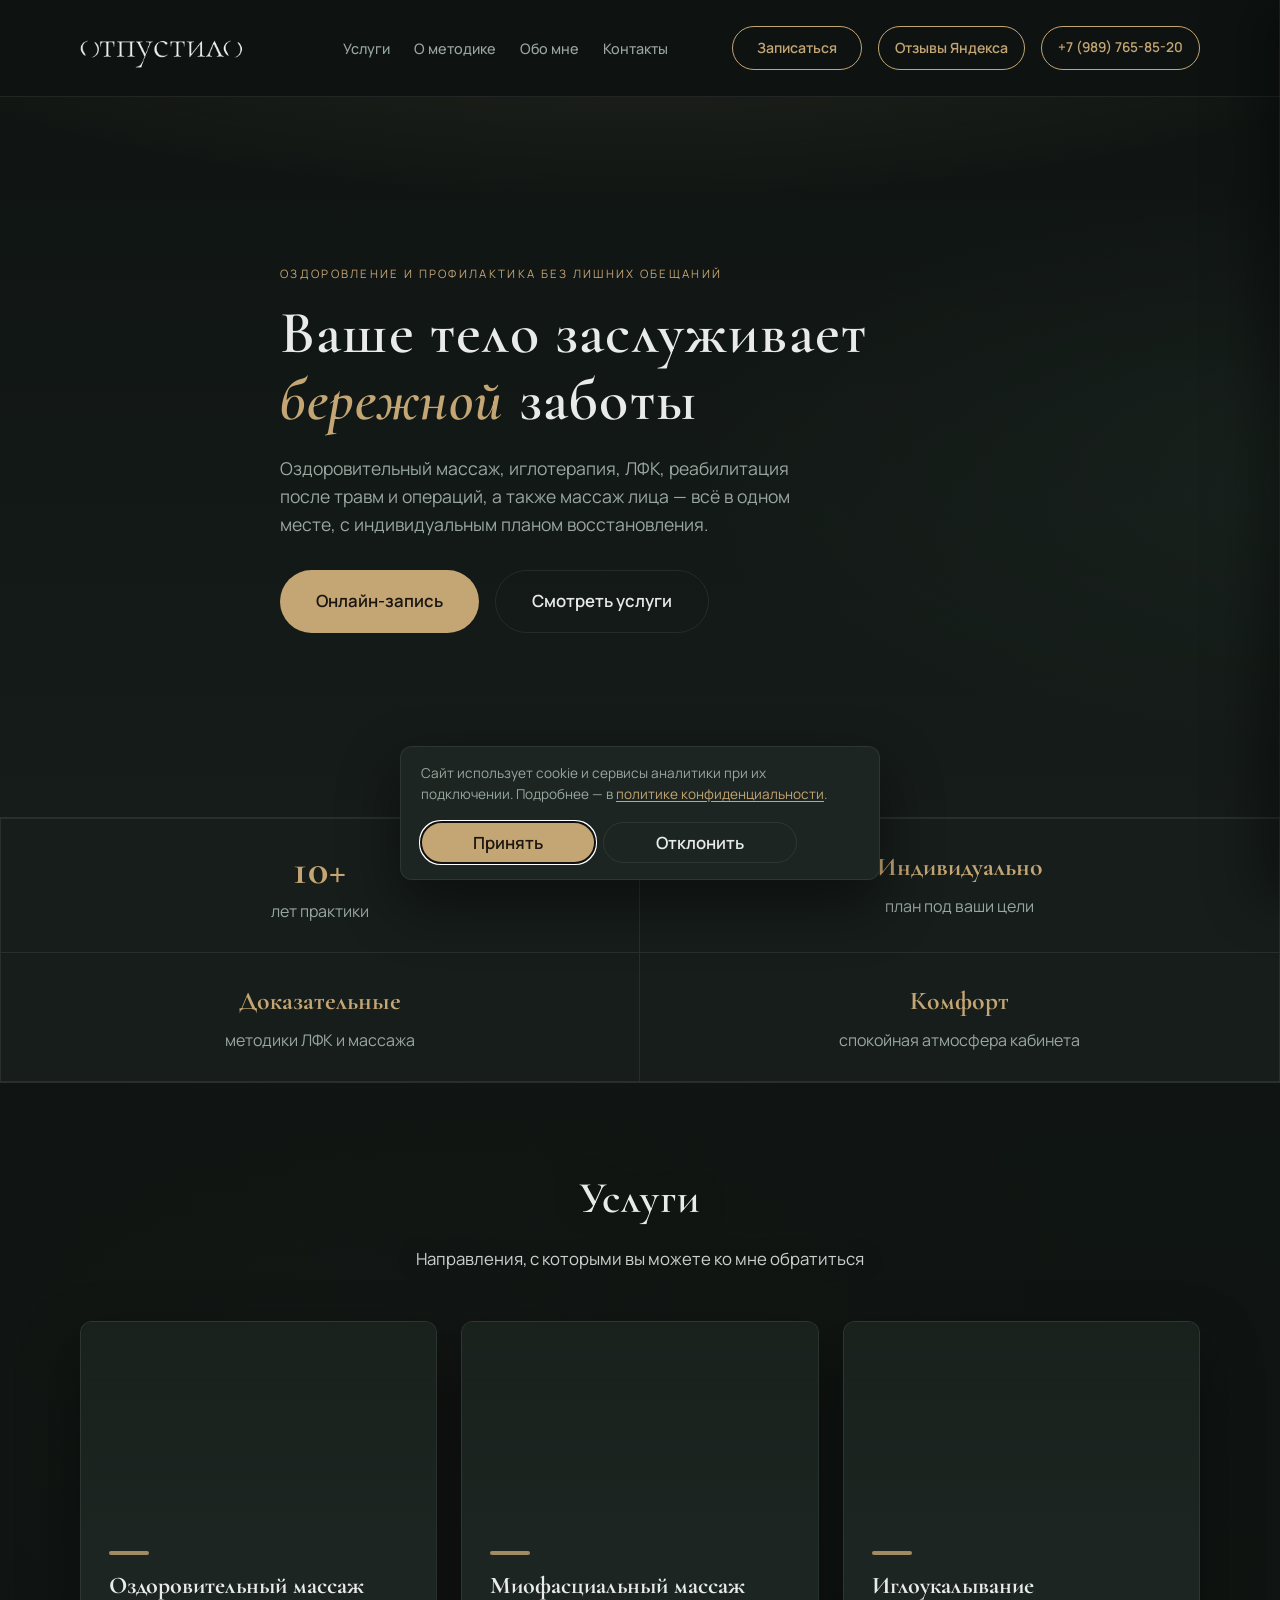
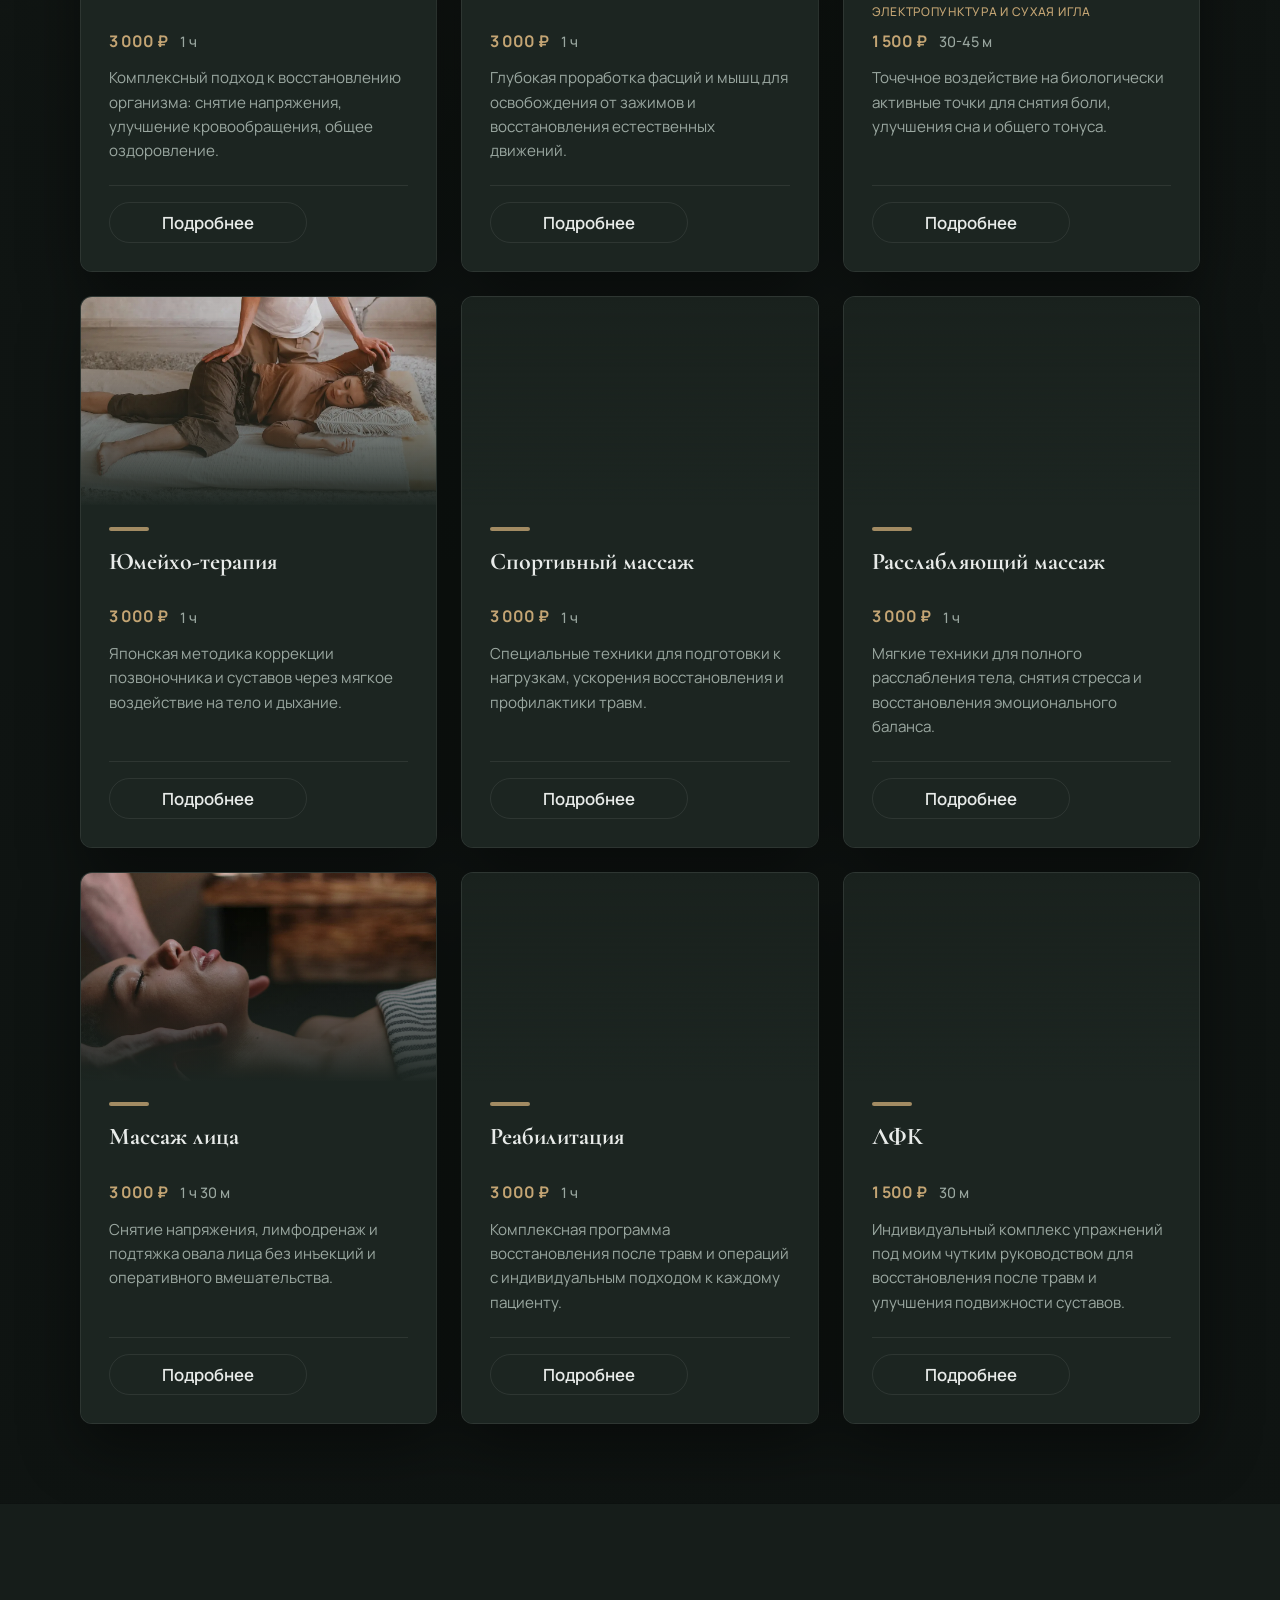
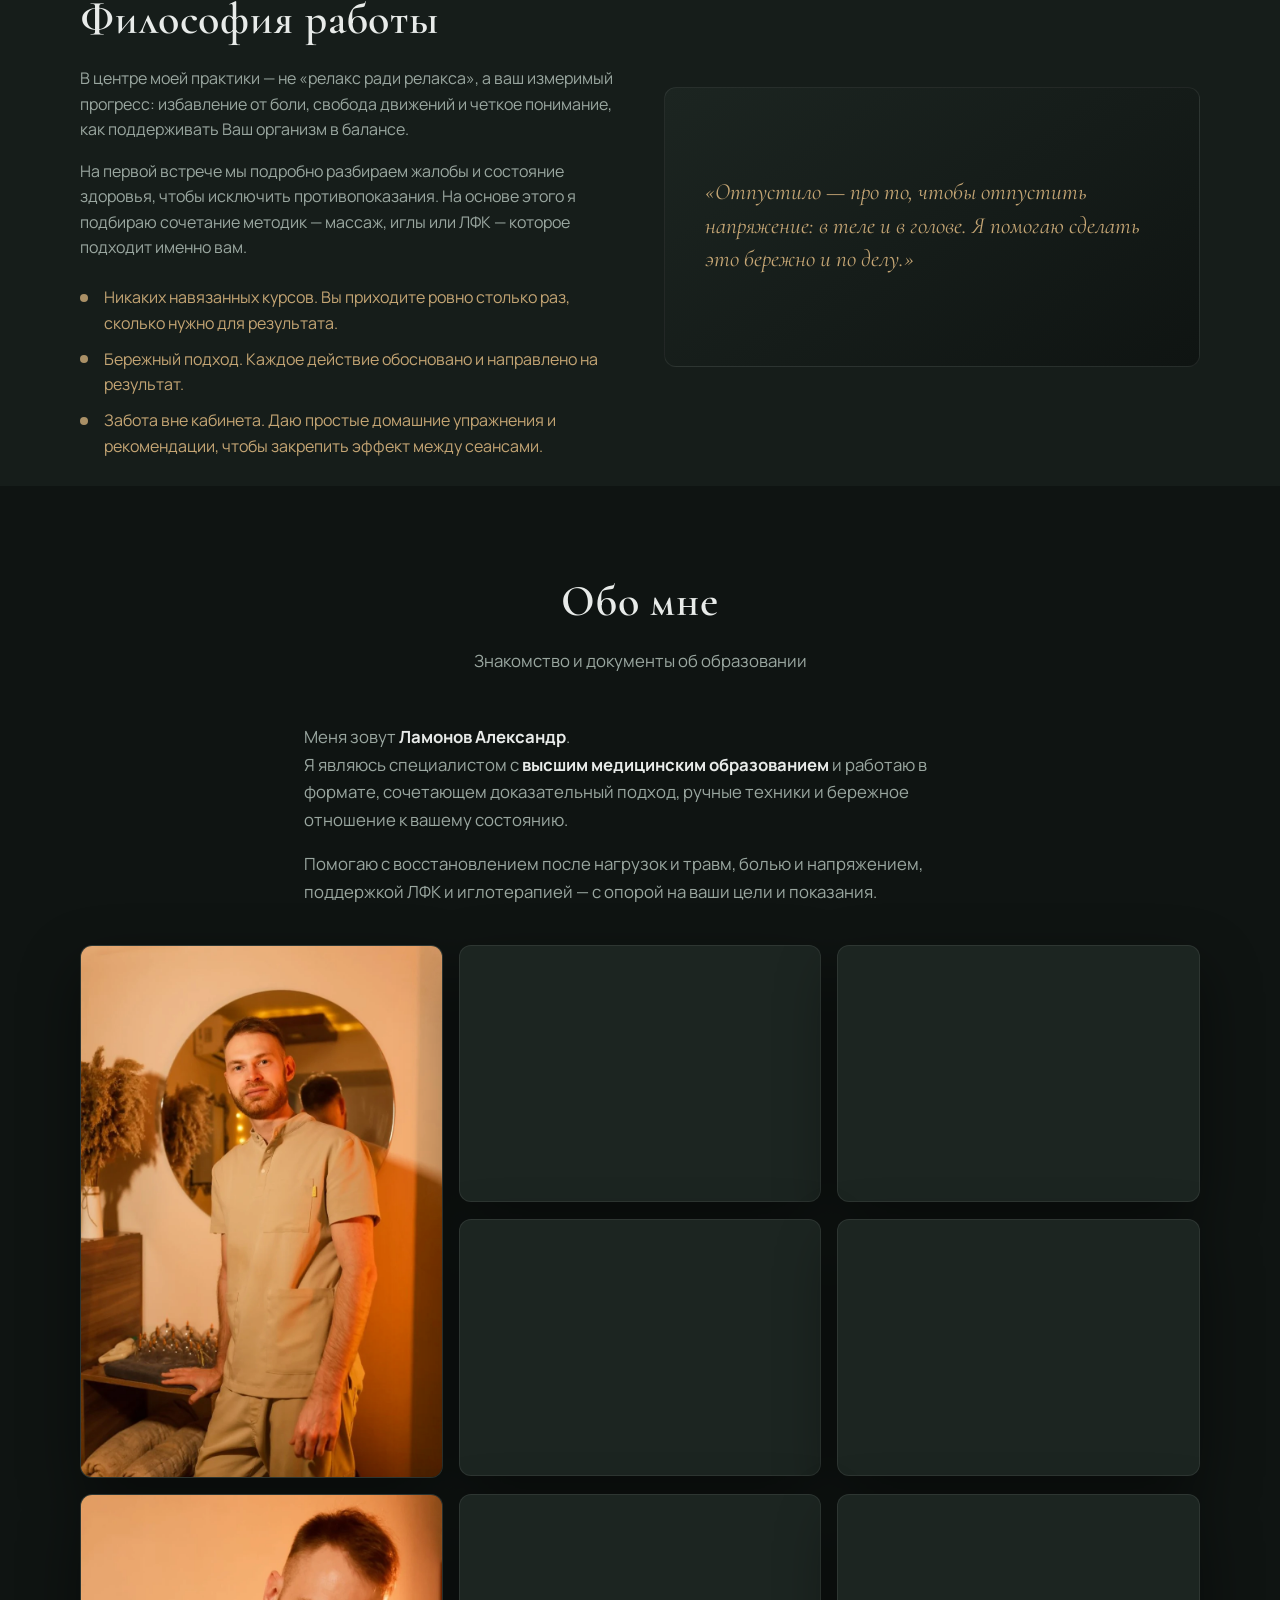
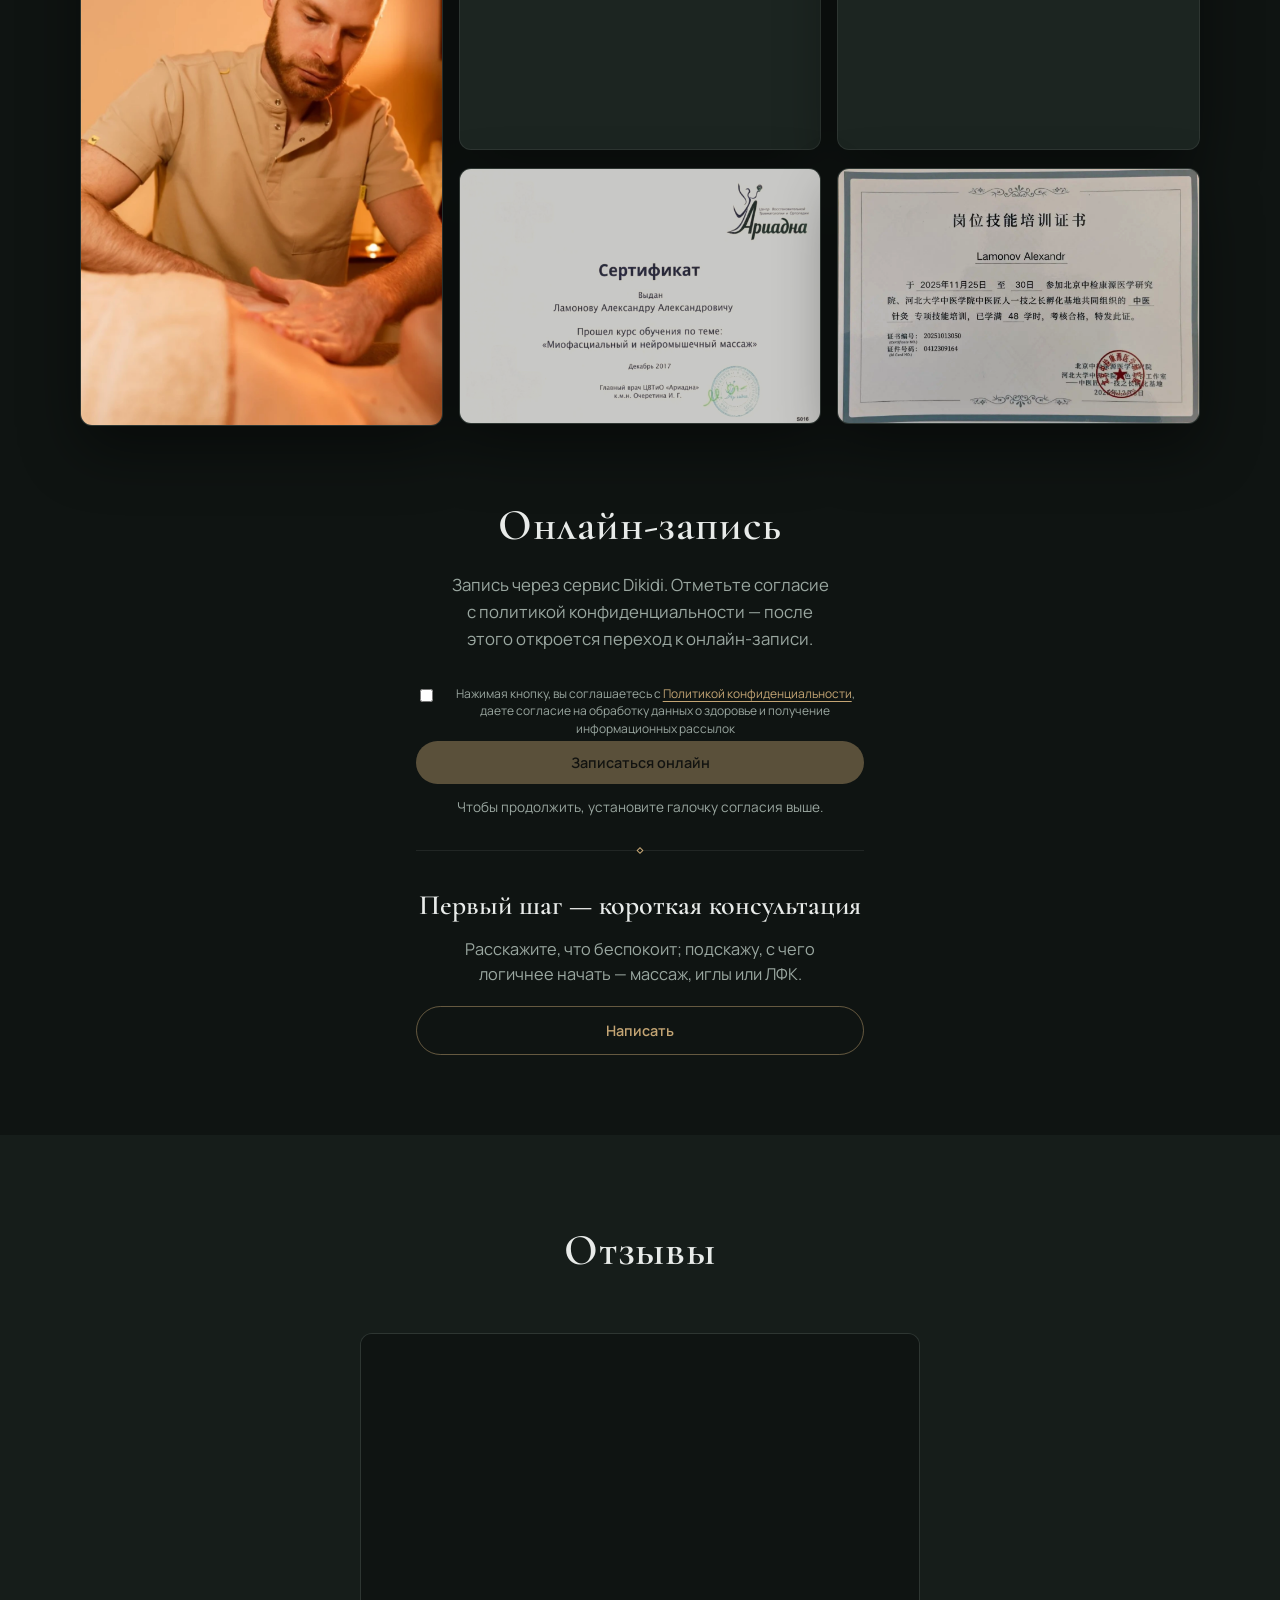
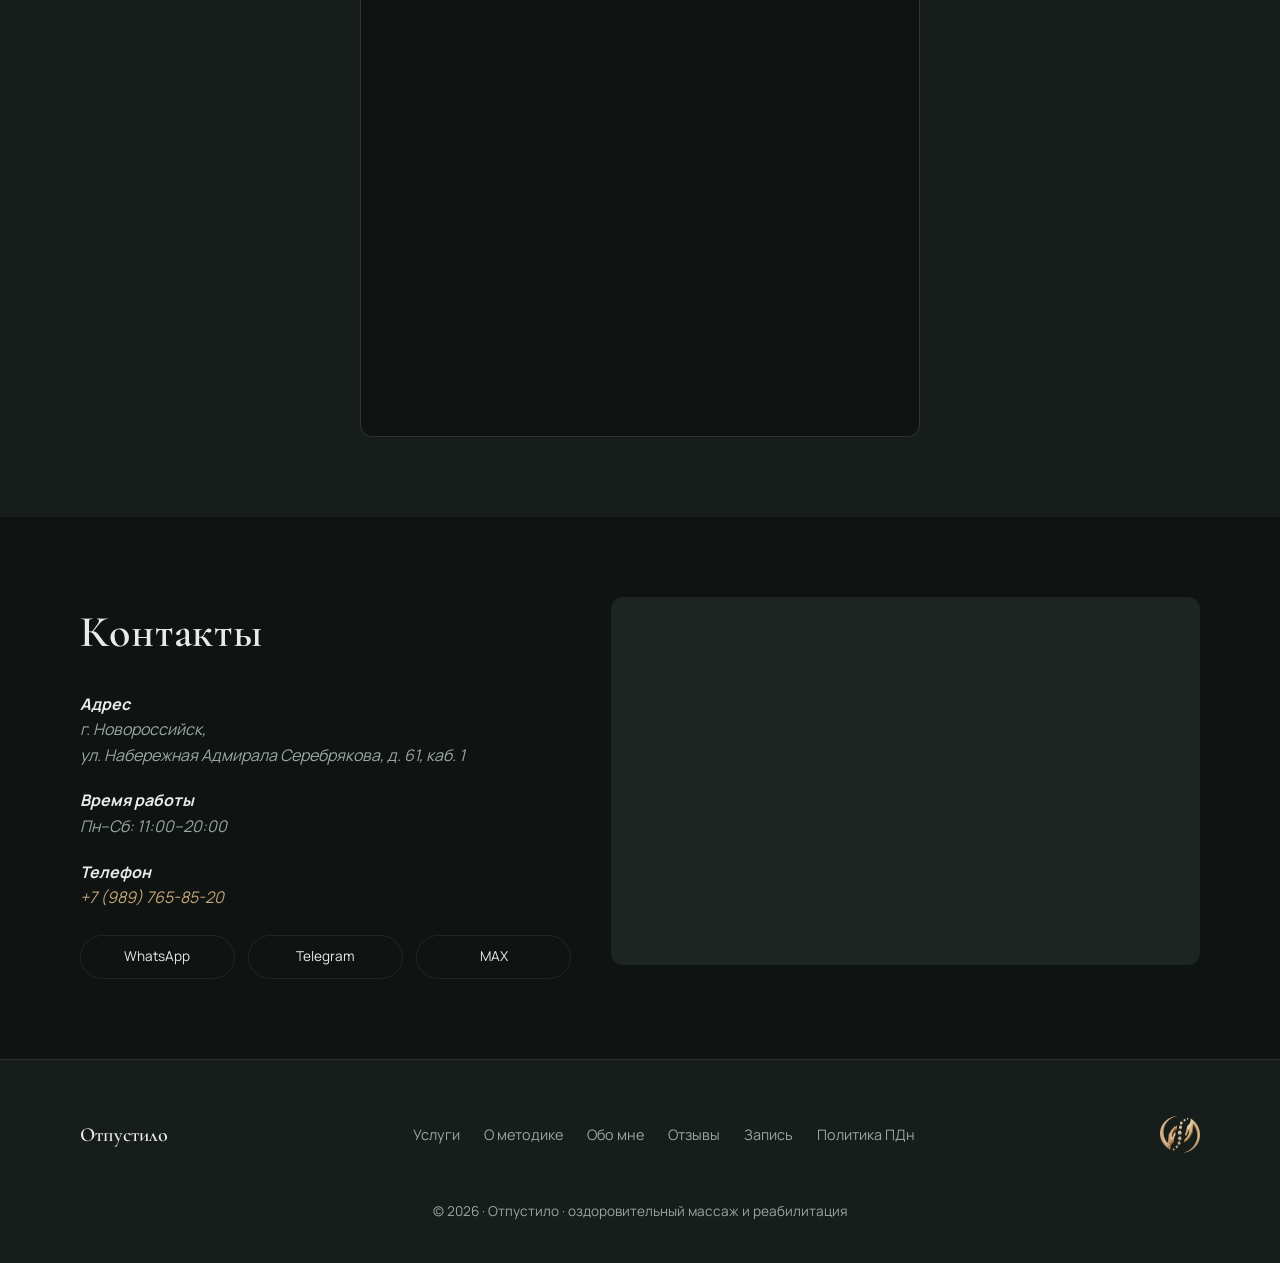
<file: index.html>
<!DOCTYPE html>
<html lang="ru">
<head>
  <meta charset="UTF-8" />
  <meta name="viewport" content="width=device-width, initial-scale=1.0" />
  <meta name="theme-color" content="#0f1412" />
  <meta name="description" content="Отпустило — оздоровительный массаж, иглотерапия, ЛФК, реабилитация и массаж лица. Индивидуальный подход." />
  <title>Отпустило — оздоровительный массаж, иглотерапия, ЛФК, реабилитация</title>

  <meta property="og:locale" content="ru_RU" />
  <meta property="og:type" content="website" />
  <meta property="og:site_name" content="Отпустило" />
  <meta property="og:title" content="Отпустило — оздоровительный массаж, иглотерапия, ЛФК, реабилитация" />
  <meta property="og:description" content="Место, где тело находит покой, а движения — свободу." />
  <meta property="og:image" content="https://otpustilo-nvrsk.ru/images/%D0%BF%D1%80%D0%B5%D0%B2%D1%8C%D1%8E.png" />
  <meta property="og:url" content="https://otpustilo-nvrsk.ru/" />
  <link rel="canonical" href="https://otpustilo-nvrsk.ru/" />

  <meta name="twitter:card" content="summary_large_image" />
  <meta name="twitter:title" content="Отпустило — оздоровительный массаж, иглотерапия, ЛФК, реабилитация" />
  <meta name="twitter:description" content="Отпустило — оздоровительный массаж, иглотерапия, ЛФК, реабилитация и массаж лица. Индивидуальный подход." />
  <meta name="twitter:image" content="https://otpustilo-nvrsk.ru/images/%D0%BF%D1%80%D0%B5%D0%B2%D1%8C%D1%8E.png" />
  <link rel="preconnect" href="https://fonts.googleapis.com" />
  <link rel="preconnect" href="https://fonts.gstatic.com" crossorigin />
  <link rel="preload" href="styles.css" as="style" />
  <link rel="preload" as="image" href="images/services-bg.jpg" />
  <link rel="preload" as="style" href="https://fonts.googleapis.com/css2?family=Cormorant+Garamond:ital,wght@0,400;0,600;0,700;1,400&family=Manrope:wght@400;500;600;700&display=swap" />
  <link rel="stylesheet" href="https://fonts.googleapis.com/css2?family=Cormorant+Garamond:ital,wght@0,400;0,600;0,700;1,400&family=Manrope:wght@400;500;600;700&display=swap" media="print" onload="this.media='all'" />
  <noscript><link rel="stylesheet" href="https://fonts.googleapis.com/css2?family=Cormorant+Garamond:ital,wght@0,400;0,600;0,700;1,400&family=Manrope:wght@400;500;600;700&display=swap" /></noscript>
  <link rel="stylesheet" href="styles.css" />
  
  <script type="application/ld+json">
  {
    "@context": "https://schema.org",
    "@type": "LocalBusiness",
    "name": "Отпустило",
    "description": "Оздоровительный массаж, иглотерапия, ЛФК, реабилитация и массаж лица в Новороссийске",
    "url": "https://otpustilo-nvrsk.ru",
    "telephone": "+7-989-765-85-20",
    "address": {
      "@type": "PostalAddress",
      "streetAddress": "ул. Набережная Адмирала Серебрякова, д. 61",
      "addressLocality": "Новороссийск",
      "addressRegion": "Краснодарский край",
      "addressCountry": "RU"
    },
    "geo": {
      "@type": "GeoCoordinates",
      "latitude": 44.723971,
      "longitude": 37.768899
    },
    "openingHoursSpecification": [
      {
        "@type": "OpeningHoursSpecification",
        "dayOfWeek": ["Monday", "Tuesday", "Wednesday", "Thursday", "Friday", "Saturday"],
        "opens": "11:00",
        "closes": "20:00"
      }
    ],
    "priceRange": "1500-3000 RUB",
    "image": "https://otpustilo-nvrsk.ru/images/services-bg.jpg"
  }
  </script>
  
  <link rel="icon" type="image/png" href="images/Logo.png">
  <link rel="apple-touch-icon" href="images/Logo.png">
</head>
<body>
  <div class="scroll-progress" id="scroll-progress" aria-label="Прогресс страницы" aria-hidden="false"></div>

  <header class="header" id="top">
    <div class="container header__inner">
      <a class="logo logo--header-wide" href="#top"><img src="images/logo-header.png" alt="Отпустило" class="logo__image" /></a>
      <nav class="nav--desktop" aria-label="Основное меню">
        <a href="#services">Услуги</a>
        <a href="#about">О методике</a>
        <a href="#about-me">Обо мне</a>
        <a href="#contacts">Контакты</a>
      </nav>
      <div class="header__toolbar">
        <a class="btn btn--header nav-desktop__cta" href="#booking">Записаться</a>
        <a class="btn btn--header btn--reviews-link desktop-only" href="#reviews">Отзывы Яндекса</a>
        <a class="btn btn--header btn--phone desktop-only" href="tel:+79897658520">+7 (989) 765-85-20</a>
        <button
          class="burger"
          type="button"
          aria-label="Открыть меню"
          id="burger"
          aria-expanded="false"
          aria-controls="mobile-nav-drawer"
        >
          <span></span><span></span><span></span>
        </button>
      </div>
    </div>
  </header>

  <div class="mobile-nav-overlay" id="mobile-nav-overlay" tabindex="-1" aria-hidden="true"></div>
  <aside class="mobile-nav-drawer" id="mobile-nav-drawer" aria-label="Меню сайта" aria-hidden="true">
    <div class="mobile-nav__logo">
      <img src="images/Logo.png" alt="Отпустило логотип" width="120" height="120" decoding="async" />
    </div>
    <nav class="mobile-nav__list" id="nav">
      <a class="mobile-nav__link" href="#services">Услуги</a>
      <a class="mobile-nav__link" href="#about">О методике</a>
      <a class="mobile-nav__link" href="#about-me">Обо мне</a>
      <a class="mobile-nav__link" href="#reviews">Отзывы Яндекса</a>
      <a class="mobile-nav__link" href="#contacts">Контакты</a>
      <a class="mobile-nav__link mobile-nav__link--phone" href="tel:+79897658520">Позвонить</a>
      <a class="btn btn--primary mobile-nav__cta" href="#booking">Записаться</a>
    </nav>
  </aside>

  <main>
    <section class="hero">
      <div class="hero__bg" aria-hidden="true"></div>
      <div class="container hero__content">
        <p class="hero__eyebrow">
          <span class="hero__eyebrow-top">Оздоровление и профилактика</span>
          <span class="hero__eyebrow-bottom">без лишних обещаний</span>
        </p>
        <h1 class="hero__title">Ваше тело заслуживает <em>бережной</em> заботы</h1>
        <p class="hero__text">
          Оздоровительный массаж, иглотерапия, ЛФК, реабилитация после травм и операций, а также массаж лица —
          всё в одном месте, с индивидуальным планом восстановления.
        </p>
        <div class="hero__actions">
          <a class="btn btn--primary btn--hero-promo" href="#booking">Онлайн-запись</a>
          <a class="btn btn--ghost btn--hero-promo" href="#services">Смотреть услуги</a>
        </div>
      </div>
    </section>

    <section class="trust reveal-on-scroll">
      <div class="container trust__grid">
        <div class="trust__item">
          <strong>10+</strong>
          <span>лет практики</span>
        </div>
        <div class="trust__item">
          <strong>Индивидуально</strong>
          <span>план под ваши цели</span>
        </div>
        <div class="trust__item">
          <strong>Доказательные</strong>
          <span>методики ЛФК и массажа</span>
        </div>
        <div class="trust__item">
          <strong>Комфорт</strong>
          <span>спокойная атмосфера кабинета</span>
        </div>
      </div>
    </section>

    <section class="section section--services" id="services" aria-labelledby="services-title">
      <div class="section--services__bg" aria-hidden="true"></div>
      <div class="container section--services__content reveal-on-scroll">
        <header class="section__head">
          <h2 class="section__title" id="services-title">Услуги</h2>
          <p class="section__lead">Направления, с которыми вы можете ко мне обратиться</p>
        </header>
        <div class="services-carousel">
          <div class="services-carousel__track-wrap">
          <div class="cards" id="services-cards">
          <article class="card card--massage">
            <div class="card__media" aria-hidden="true">
              <img class="card__media-img" src="images/card-massage.webp" width="800" height="520" alt="Оздоровительный массаж — снятие напряжения и улучшение кровообращения" decoding="async" loading="lazy" onerror="this.onerror=null;this.src='images/card-massage.svg'" />
            </div>
            <div class="card__content">
              <div class="card__icon" aria-hidden="true"></div>
              <h3 class="card__title">Оздоровительный массаж</h3>
              <div class="card__meta">
                <span class="card__price">3 000 ₽</span>
                <span class="card__duration">1 ч</span>
              </div>
              <p class="card__text">
                Комплексный подход к восстановлению организма: снятие напряжения, улучшение кровообращения, общее оздоровление.
              </p>
              <div class="card__actions">
                <button type="button" class="btn btn--ghost btn--small" data-open-dialog="service-massage">Подробнее</button>
              </div>
            </div>
          </article>
          <article class="card card--massage">
            <div class="card__media" aria-hidden="true">
              <img class="card__media-img" src="images/card-myofascial.webp" width="800" height="520" alt="Миофасциальный массаж — глубокая проработка фасций и мышц" decoding="async" loading="lazy" onerror="this.onerror=null;this.src='images/card-myofascial.svg'" />
            </div>
            <div class="card__content">
              <div class="card__icon" aria-hidden="true"></div>
              <h3 class="card__title">Миофасциальный массаж</h3>
              <div class="card__meta">
                <span class="card__price">3 000 ₽</span>
                <span class="card__duration">1 ч</span>
              </div>
              <p class="card__text">
                Глубокая проработка фасций и мышц для освобождения от зажимов и восстановления естественных движений.
              </p>
              <div class="card__actions">
                <button type="button" class="btn btn--ghost btn--small" data-open-dialog="service-myofascial">Подробнее</button>
              </div>
            </div>
          </article>
          <article class="card card--acupuncture">
            <div class="card__media" aria-hidden="true">
              <img class="card__media-img" src="images/card-acupuncture.webp" width="800" height="520" alt="Иглоукалывание — точечное воздействие на биологически активные точки" decoding="async" loading="lazy" onerror="this.onerror=null;this.src='images/card-acupuncture.svg'" />
            </div>
            <div class="card__content">
              <div class="card__icon" aria-hidden="true"></div>
              <h3 class="card__title">Иглоукалывание<span class="card__title-sub">Электропунктура и сухая игла</span></h3>
              <div class="card__meta">
                <span class="card__price">1 500 ₽</span>
                <span class="card__duration">30-45 м</span>
              </div>
              <p class="card__text">
                                Точечное воздействие на биологически активные точки для снятия боли, улучшения сна и общего тонуса.
              </p>
              <div class="card__actions">
                <button type="button" class="btn btn--ghost btn--small" data-open-dialog="service-acupuncture">Подробнее</button>
              </div>
            </div>
          </article>
          <article class="card card--acupuncture">
            <div class="card__media" aria-hidden="true">
              <img class="card__media-img" src="images/card-yumeiho.webp" width="800" height="520" alt="Юмейхо-терапия — японская методика коррекции позвоночника" decoding="async" loading="lazy" onerror="this.onerror=null;this.src='images/card-yumeiho.svg'" />
            </div>
            <div class="card__content">
              <div class="card__icon" aria-hidden="true"></div>
              <h3 class="card__title">Юмейхо-терапия</h3>
              <div class="card__meta">
                <span class="card__price">3 000 ₽</span>
                <span class="card__duration">1 ч</span>
              </div>
              <p class="card__text">
                Японская методика коррекции позвоночника и суставов через мягкое воздействие на тело и дыхание.
              </p>
              <div class="card__actions">
                <button type="button" class="btn btn--ghost btn--small" data-open-dialog="service-yumeiho">Подробнее</button>
              </div>
            </div>
          </article>
          <article class="card card--massage">
            <div class="card__media" aria-hidden="true">
              <img class="card__media-img" src="images/card-sports.webp" width="800" height="520" alt="Спортивный массаж — подготовка к нагрузкам и восстановление" decoding="async" loading="lazy" onerror="this.onerror=null;this.src='images/card-sports.svg'" />
            </div>
            <div class="card__content">
              <div class="card__icon" aria-hidden="true"></div>
              <h3 class="card__title">Спортивный массаж</h3>
              <div class="card__meta">
                <span class="card__price">3 000 ₽</span>
                <span class="card__duration">1 ч</span>
              </div>
              <p class="card__text">
                Специальные техники для подготовки к нагрузкам, ускорения восстановления и профилактики травм.
              </p>
              <div class="card__actions">
                <button type="button" class="btn btn--ghost btn--small" data-open-dialog="service-sports">Подробнее</button>
              </div>
            </div>
          </article>
          <article class="card card--massage">
            <div class="card__media" aria-hidden="true">
              <img class="card__media-img" src="images/card-relaxing.webp" width="800" height="520" alt="Расслабляющий массаж — снятие стресса и восстановление баланса" decoding="async" loading="lazy" onerror="this.onerror=null;this.src='images/card-relaxing.svg'" />
            </div>
            <div class="card__content">
              <div class="card__icon" aria-hidden="true"></div>
              <h3 class="card__title">Расслабляющий массаж</h3>
              <div class="card__meta">
                <span class="card__price">3 000 ₽</span>
                <span class="card__duration">1 ч</span>
              </div>
              <p class="card__text">
                Мягкие техники для полного расслабления тела, снятия стресса и восстановления эмоционального баланса.
              </p>
              <div class="card__actions">
                <button type="button" class="btn btn--ghost btn--small" data-open-dialog="service-relaxing">Подробнее</button>
              </div>
            </div>
          </article>
          <article class="card card--face">
            <div class="card__media" aria-hidden="true">
              <img class="card__media-img" src="images/card-face.webp" width="800" height="520" alt="Массаж лица — лимфодренаж и подтяжка овала лица" decoding="async" loading="lazy" onerror="this.onerror=null;this.src='images/card-face.svg'" />
            </div>
            <div class="card__content">
              <div class="card__icon" aria-hidden="true"></div>
              <h3 class="card__title">Массаж лица</h3>
              <div class="card__meta">
                <span class="card__price">3 000 ₽</span>
                <span class="card__duration">1 ч 30 м</span>
              </div>
              <p class="card__text">
                Снятие напряжения, лимфодренаж и подтяжка овала лица без инъекций и оперативного вмешательства.
              </p>
              <div class="card__actions">
                <button type="button" class="btn btn--ghost btn--small" data-open-dialog="service-face">Подробнее</button>
              </div>
            </div>
          </article>
          <article class="card card--lfk">
            <div class="card__media" aria-hidden="true">
              <img class="card__media-img" src="images/card-rehabilitation.webp" width="800" height="520" alt="Реабилитация — восстановление после травм и операций" decoding="async" loading="lazy" onerror="this.onerror=null;this.src='images/card-rehabilitation.svg'" />
            </div>
            <div class="card__content">
              <div class="card__icon" aria-hidden="true"></div>
              <h3 class="card__title">Реабилитация</h3>
              <div class="card__meta">
                <span class="card__price">3 000 ₽</span>
                <span class="card__duration">1 ч</span>
              </div>
              <p class="card__text">
                Комплексная программа восстановления после травм и операций с индивидуальным подходом к каждому пациенту.
              </p>
              <div class="card__actions">
                <button type="button" class="btn btn--ghost btn--small" data-open-dialog="service-rehabilitation">Подробнее</button>
              </div>
            </div>
          </article>
          <article class="card card--lfk">
            <div class="card__media" aria-hidden="true">
              <img class="card__media-img" src="images/card-lfk.webp" width="800" height="520" alt="ЛФК — индивидуальный комплекс упражнений для восстановления" decoding="async" loading="lazy" onerror="this.onerror=null;this.src='images/card-lfk.svg'" />
            </div>
            <div class="card__content">
              <div class="card__icon" aria-hidden="true"></div>
              <h3 class="card__title">ЛФК</h3>
              <div class="card__meta">
                <span class="card__price">1 500 ₽</span>
                <span class="card__duration">30 м</span>
              </div>
              <p class="card__text">
                Индивидуальный комплекс упражнений под моим чутким руководством для восстановления после травм и улучшения подвижности суставов.
              </p>
              <div class="card__actions">
                <button type="button" class="btn btn--ghost btn--small" data-open-dialog="service-lfk">Подробнее</button>
              </div>
            </div>
          </article>
          </div>
          </div>
          <div class="services-carousel__nav" aria-label="Навигация по услугам">
            <button type="button" class="services-carousel__btn services-carousel__btn--prev" aria-label="Предыдущая услуга" data-services-prev>
              <span class="services-carousel__btn-icon services-carousel__btn-icon--prev" aria-hidden="true"></span>
            </button>
            <div class="services-carousel__dots" id="services-carousel-dots" role="group" aria-label="Слайды услуг"></div>
            <button type="button" class="services-carousel__btn services-carousel__btn--next" aria-label="Следующая услуга" data-services-next>
              <span class="services-carousel__btn-icon services-carousel__btn-icon--next" aria-hidden="true"></span>
            </button>
          </div>
        </div>
      </div>
    </section>

    <section class="section section--alt" id="about" aria-labelledby="about-title">
      <div class="container split reveal-on-scroll">
        <div class="split__text">
          <h2 class="section__title" id="about-title">Философия работы</h2>
          <p class="split__p">
            В центре моей практики — не «релакс ради релакса», а ваш измеримый прогресс: избавление от боли, свобода движений и четкое понимание, как поддерживать Ваш организм в балансе.
          </p>
          <p class="split__p">
            На первой встрече мы подробно разбираем жалобы и состояние здоровья, чтобы исключить противопоказания. На основе этого я подбираю сочетание методик — массаж, иглы или ЛФК — которое подходит именно вам.
          </p>
          <ul class="checklist">
            <li>Никаких навязанных курсов. Вы приходите ровно столько раз, сколько нужно для результата.</li>
            <li>Бережный подход. Каждое действие обосновано и направлено на результат.</li>
            <li>Забота вне кабинета. Даю простые домашние упражнения и рекомендации, чтобы закрепить эффект между сеансами.</li>
          </ul>
        </div>
        <div class="split__panel" aria-hidden="true">
          <blockquote>
            «Отпустило — про то, чтобы отпустить напряжение: в теле и в голове. Я помогаю сделать это бережно и по делу.»
          </blockquote>
        </div>
      </div>
    </section>

    <section class="section" id="about-me" aria-labelledby="about-me-title">
      <div class="container about-me reveal-on-scroll">
        <header class="section__head">
          <h2 class="section__title" id="about-me-title">Обо мне</h2>
          <p class="section__lead">Знакомство и документы об образовании</p>
        </header>
        <div class="about-me__text">
          <p>
            Меня зовут <strong>Ламонов Александр</strong>.<br />
            Я являюсь специалистом с <strong>высшим медицинским образованием</strong> и работаю в формате,
            сочетающем доказательный подход, ручные техники и бережное отношение к вашему состоянию.
          </p>
          <p>
            Помогаю с восстановлением после нагрузок и травм, болью и напряжением, поддержкой ЛФК и иглотерапией — с опорой на ваши цели и показания.
          </p>
        </div>
        <div class="about-me__content">
          <div class="about-me__photo-column">
            <div class="about-me__photo about-me__photo--1">
              <img src="images/about-me-photo-1.webp" width="297" height="436" alt="Ламонов Александр - фото 1" loading="lazy" decoding="async" onerror="this.onerror=null;this.src='images/about-me-photo-1.svg'" />
            </div>
            <div class="about-me__photo about-me__photo--2">
              <img src="images/about-me-photo-2.webp" width="297" height="436" alt="Ламонов Александр - фото 2" loading="lazy" decoding="async" onerror="this.onerror=null;this.src='images/about-me-photo-2.svg'" />
            </div>
          </div>
          <ul class="about-me__diplomas" aria-label="Дипломы и сертификаты">
            <li class="about-me__diploma">
              <button type="button" class="diploma-frame diploma-frame--thumb" aria-label="Показать скан диплома 1">
                <img src="images/diploma-01.webp" width="560" height="396" alt="Диплом и сертификат 1" loading="lazy" decoding="async" onerror="this.onerror=null;this.src='images/diploma-01.svg'" />
              </button>
            </li>
            <li class="about-me__diploma">
              <button type="button" class="diploma-frame diploma-frame--thumb" aria-label="Показать скан диплома 2">
                <img src="images/diploma-02.webp" width="560" height="396" alt="Диплом и сертификат 2" loading="lazy" decoding="async" onerror="this.onerror=null;this.src='images/diploma-02.svg'" />
              </button>
            </li>
            <li class="about-me__diploma">
              <button type="button" class="diploma-frame diploma-frame--thumb" aria-label="Показать скан диплома 3">
                <img src="images/diploma-03.webp" width="560" height="396" alt="Диплом и сертификат 3" loading="lazy" decoding="async" onerror="this.onerror=null;this.src='images/diploma-03.svg'" />
              </button>
            </li>
            <li class="about-me__diploma">
              <button type="button" class="diploma-frame diploma-frame--thumb" aria-label="Показать скан диплома 4">
                <img src="images/diploma-04.webp" width="560" height="396" alt="Диплом и сертификат 4" loading="lazy" decoding="async" onerror="this.onerror=null;this.src='images/diploma-04.svg'" />
              </button>
            </li>
            <li class="about-me__diploma">
              <button type="button" class="diploma-frame diploma-frame--thumb" aria-label="Показать скан диплома 5">
                <img src="images/diploma-05.webp" width="560" height="396" alt="Диплом и сертификат 5" loading="lazy" decoding="async" onerror="this.onerror=null;this.src='images/diploma-05.svg'" />
              </button>
            </li>
            <li class="about-me__diploma">
              <button type="button" class="diploma-frame diploma-frame--thumb" aria-label="Показать скан диплома 6">
                <img src="images/diploma-06.webp" width="560" height="396" alt="Диплом и сертификат 6" loading="lazy" decoding="async" onerror="this.onerror=null;this.src='images/diploma-06.svg'" />
              </button>
            </li>
            <li class="about-me__diploma">
              <button type="button" class="diploma-frame diploma-frame--thumb" aria-label="Показать скан диплома 7">
                <img src="images/diploma-07.webp" width="560" height="396" alt="Диплом и сертификат 7" loading="lazy" decoding="async" onerror="this.onerror=null;this.src='images/diploma-07.svg'" />
              </button>
            </li>
            <li class="about-me__diploma">
              <button type="button" class="diploma-frame diploma-frame--thumb" aria-label="Показать скан диплома 8">
                <img src="images/diploma-08.webp" width="560" height="396" alt="Диплом и сертификат 8" loading="lazy" decoding="async" onerror="this.onerror=null;this.src='images/diploma-08.svg'" />
              </button>
            </li>
          </ul>
        </div>
      </div>
    </section>

    <section class="section" id="booking" data-dikidi-url="https://dikidi.net/1228806" aria-labelledby="booking-title">
      <div class="container booking reveal-on-scroll">
        <div class="booking__intro">
          <h2 class="section__title" id="booking-title">Онлайн-запись</h2>
          <p class="section__lead">
            Запись через сервис Dikidi. Отметьте согласие с политикой конфиденциальности — после этого откроется переход к онлайн-записи.
          </p>
        </div>
        <div class="booking-gate" id="booking-gate">
          <label class="consent consent--booking field--full">
            <input type="checkbox" id="booking-consent" autocomplete="off" />
            <span id="booking-consent-label">
              Нажимая кнопку, вы соглашаетесь с <a href="privacy.html" target="_blank" rel="noopener noreferrer" style="white-space: nowrap;">Политикой конфиденциальности</a>, даете согласие на обработку данных о здоровье и получение информационных рассылок
            </span>
          </label>
          <button type="button" class="btn btn--primary btn--block booking-gate__btn" id="booking-go" disabled aria-describedby="booking-consent-label">
            Записаться онлайн
          </button>
          <p class="booking-gate__hint" id="booking-hint">Чтобы продолжить, установите галочку согласия выше.</p>
          <div class="booking-gate__extra">
            <h3 class="booking__subtitle">Первый шаг — короткая консультация</h3>
            <p class="booking__lead-extra">
              Расскажите, что беспокоит; подскажу, с чего логичнее начать — массаж, иглы или ЛФК.
            </p>
          </div>
          <a class="btn btn--ghost btn--block booking-gate__write" href="#contacts">Написать</a>
        </div>
      </div>
    </section>

    <section
      class="section section--alt section--reviews"
      id="reviews"
      aria-labelledby="reviews-title"
      data-yandex-reviews-src="https://yandex.ru/maps-reviews-widget/241125886306?comments"
    >
      <div class="container reviews-block reveal-on-scroll">
        <header class="section__head">
          <h2 class="section__title" id="reviews-title">Отзывы</h2>
        </header>
        <div class="yandex-reviews yandex-reviews--page">
          <iframe
            class="yandex-reviews__iframe js-yandex-reviews-iframe"
            title="Отзывы на Яндекс.Картах"
            loading="lazy"
            referrerpolicy="no-referrer-when-downgrade"
            sandbox="allow-scripts allow-same-origin allow-popups allow-top-navigation-by-user-activation"
          ></iframe>
          <p class="yandex-reviews__fallback" id="yandex-reviews-fallback-page" hidden>
            Укажите URL виджета отзывов: в теге секции <code>#reviews</code> задайте атрибут
            <code>data-yandex-reviews-src</code> (скопируйте из кабинета организации на Яндекс.Картах, формат вида
            <code>https://yandex.ru/maps-reviews-widget/…/comments</code>) — тогда виджет подтянется здесь и в шапке.
          </p>
        </div>
      </div>
    </section>

    <section class="section" id="contacts" aria-labelledby="contacts-title">
      <div class="container contacts reveal-on-scroll">
        <div>
          <h2 class="section__title" id="contacts-title">Контакты</h2>
          <address>
          <ul class="contacts__list">
            <li>
              <strong>Адрес</strong><br />
              <a href="https://yandex.ru/maps/org/241125886306" target="_blank" rel="noopener noreferrer" class="contacts__link">
                г. Новороссийск,<br />ул. Набережная Адмирала Серебрякова, д. 61<span class="desktop-only">, каб. 1</span>
              </a>
            </li>
            <li><strong>Время работы</strong><br />Пн–Сб: 11:00–20:00</li>
            <li><strong>Телефон</strong><br /><a href="tel:+79897658520">+7 (989) 765-85-20</a></li>
          </ul>
          </address>
          <div class="contacts__social">
            <a class="social social--small" href="https://wa.me/79897658520" rel="noopener noreferrer" target="_blank">WhatsApp</a>
            <a class="social social--small" href="https://t.me/dr_alex_lam" rel="noopener noreferrer" target="_blank">Telegram</a>
            <a class="social social--small" href="https://max.ru/u/f9LHodD0cOILlYXXxz4RD2MOXmF0Ybb1bPkJO8GKxDLpBBbN7th01lRJxK8" rel="noopener noreferrer" target="_blank">MAX</a>
          </div>
        </div>
        <div class="contacts__map">
          <iframe
            class="contacts__map-iframe"
            src="https://yandex.ru/map-widget/v1/?ll=37.768899%2C44.723971&amp;z=15.5&amp;ol=biz&amp;oid=241125886306"
            title="Отпустило — Яндекс.Карты"
            loading="lazy"
            referrerpolicy="no-referrer-when-downgrade"
            sandbox="allow-scripts allow-same-origin allow-popups"
            allowfullscreen
          ></iframe>
        </div>
      </div>
    </section>
  </main>

  <dialog class="diploma-lightbox" id="diploma-lightbox" aria-modal="true" aria-label="Просмотр документа">
    <button type="button" class="diploma-lightbox__scrim" data-close-dialog aria-label="Закрыть просмотр" tabindex="-1"></button>
    <div class="diploma-lightbox__shell">
      <button type="button" class="diploma-lightbox__close" data-close-dialog aria-label="Закрыть просмотр диплома">×</button>
      <div class="diploma-lightbox__stage">
        <button type="button" class="diploma-lightbox__arrow diploma-lightbox__arrow--prev" id="diploma-prev" aria-label="Предыдущий документ">
          <span class="diploma-lightbox__arrow-icon" aria-hidden="true"></span>
        </button>
        <div class="diploma-lightbox__center">
          <div class="diploma-lightbox__viewport diploma-lightbox__viewport--desktop">
            <img class="diploma-lightbox__img" id="diploma-lightbox-img" alt="Диплом или сертификат" decoding="async" />
          </div>
          <div class="diploma-lightbox__viewport diploma-lightbox__viewport--mobile">
            <div class="diploma-lightbox__strip" id="diploma-lightbox-strip" role="list"></div>
          </div>
        </div>
        <button type="button" class="diploma-lightbox__arrow diploma-lightbox__arrow--next" id="diploma-next" aria-label="Следующий документ">
          <span class="diploma-lightbox__arrow-icon" aria-hidden="true"></span>
        </button>
      </div>
    </div>
  </dialog>

  <footer class="footer">
    <div class="container footer__inner">
      <a class="footer__logo" href="#top">Отпустило</a>
      <nav class="footer__nav">
        <a href="#services">Услуги</a>
        <a href="#about" class="desktop-only">О методике</a>
        <a href="#about-me" class="desktop-only">Обо мне</a>
        <a href="#reviews" class="desktop-only">Отзывы</a>
        <a href="#booking">Запись</a>
        <a href="privacy.html">Политика ПДн</a>
      </nav>
      <div class="footer__logo-row">
        <img src="images/Logo.png" alt="Отпустило" width="40" height="40" />
      </div>
      <p class="footer__copy">© <span id="year"></span> · Отпустило · оздоровительный массаж и реабилитация</p>
    </div>
  </footer>

  <dialog class="service-dialog" id="service-massage" aria-labelledby="service-massage-title">
    <div class="service-dialog__inner">
      <header class="service-dialog__head">
        <h2 class="service-dialog__title" id="service-massage-title">Оздоровительный массаж</h2>
        <button type="button" class="service-dialog__close" data-close-dialog aria-label="Закрыть">×</button>
      </header>
      <div class="service-dialog__body">
        <h3 class="service-dialog__subtitle">Для чего</h3>
        <p>Снять боль и спазм, улучшить кровообращение и подвижность, ускорить восстановление после нагрузок, травм или операций, смягчить проявления остеохондроза и зажимов от стресса.</p>
        <h3 class="service-dialog__subtitle">Для кого</h3>
        <p>Офисные работники с болью в шее и пояснице, спортсмены и любители активности, люди после переломов и растяжений на этапе реабилитации, при хронической усталости мышц и нарушениях осанки.</p>
        <h3 class="service-dialog__subtitle">Как проходит</h3>
        <p>Сначала короткий опрос и осмотр: где больно, что уже пробовали. Затем массаж выбранной зоны или всего тела с акцентом на проблему: классические приёмы, мягкая мануальная работа с мышцами и фасциями.</p>
        <h3 class="service-dialog__subtitle">Важно</h3>
        <p class="service-dialog__note">При острой травме, температуре, онкологии, тромбозах и ряде других состояний массаж может быть противопоказан — на первом визите уточняю анамнез и при сомнениях направляю к врачу.</p>
      </div>
      <footer class="service-dialog__foot">
        <a class="btn btn--primary" href="#booking" data-close-dialog>Записаться</a>
        <button type="button" class="btn btn--ghost" data-close-dialog>Закрыть</button>
      </footer>
    </div>
  </dialog>

  <dialog class="service-dialog" id="service-acupuncture" aria-labelledby="service-acupuncture-title">
    <div class="service-dialog__inner">
      <header class="service-dialog__head">
        <h2 class="service-dialog__title" id="service-acupuncture-title">Иглоукалывание / Электропунктура</h2>
        <button type="button" class="service-dialog__close" data-close-dialog aria-label="Закрыть">×</button>
      </header>
      <div class="service-dialog__body">
        <h3 class="service-dialog__subtitle">Для чего</h3>
        <p>Точечное воздействие на биологически активные точки для снятия боли, улучшения сна, снижения тревожности и общего тонуса организма.</p>
        <p>Игла запускает локальный микровоспалительный ответ, ускоряющий регенерацию тканей, и стимулирует выработку эндорфинов и серотонина — естественных анальгетиков и регуляторов настроения.</p>
        <p>Подача слабого тока дополнительно улучшает нервную проводимость, снимает мышечные блоки и усиливает кровообращение в зоне воздействия.</p>
        <h3 class="service-dialog__subtitle">Для кого</h3>
        <p>Взрослым без острых инфекционных состояний, при готовности к аккуратной телесной практике. Подходит тем, кто хочет комплексной поддержки организма.</p>
        <h3 class="service-dialog__subtitle">Методы</h3>
        <p><strong>Традиционное иглоукалывание</strong> — стерильные одноразовые иглы вводятся в биологически активные точки по методикам традиционной китайской медицины.</p>
        <p><strong>Сухая игла</strong> — тонкие иглы воздействуют на триггерные точки в мышцах и фасциях, снимая зажимы и восстанавливая подвижность.</p>
        <p><strong>Электропунктура</strong> — к иглам подводится слабый электрический ток, усиливающий стимуляцию точек. Ускоряет результат при хронических болях и неврологических состояниях.</p>
        <h3 class="service-dialog__subtitle">Как проходит</h3>
        <p>Обсуждаем жалобы и цели, определяем зоны воздействия. Выбираем подходящий метод. Введение обычно почти безболезненное.</p>
        <h3 class="service-dialog__subtitle">Важно</h3>
        <p class="service-dialog__note">Противопоказания: беременность, острые кожные заболевания в зоне воздействия, тяжёлые психические расстройства в острой фазе.</p>
      </div>
      <footer class="service-dialog__foot">
        <a class="btn btn--primary" href="#booking" data-close-dialog>Записаться</a>
        <button type="button" class="btn btn--ghost" data-close-dialog>Закрыть</button>
      </footer>
    </div>
  </dialog>

  <dialog class="service-dialog" id="service-lfk" aria-labelledby="service-lfk-title">
    <div class="service-dialog__inner">
      <header class="service-dialog__head">
        <h2 class="service-dialog__title" id="service-lfk-title">ЛФК</h2>
        <button type="button" class="service-dialog__close" data-close-dialog aria-label="Закрыть">×</button>
      </header>
      <div class="service-dialog__body">
        <h3 class="service-dialog__subtitle">Для чего</h3>
        <p>Индивидуальный комплекс упражнений под моим чутким руководством для восстановления после травм, улучшения подвижности суставов, укрепления мышечного корсета и исправления осанки.</p>
        <h3 class="service-dialog__subtitle">Для кого</h3>
        <p>При остеохондрозе и протрузиях без острой фазы, при сколиозе и сутулости, после ортопедических вмешательств (по рекомендации врача), для пожилых людей с осторожной прогрессией нагрузки.</p>
        <h3 class="service-dialog__subtitle">Как проходит</h3>
        <p>Оценка движений и болевых зон, подбор комплекса: растяжка, укрепление стабилизаторов, дыхательные паттерны, баланс. Домашнее задание в простом формате.</p>
        <h3 class="service-dialog__subtitle">Важно</h3>
        <p class="service-dialog__note">При острой боли, онемении, слабости в конечностях сначала нужна очная консультация врача. ЛФК не заменяет медицинскую помощь при обострениях.</p>
      </div>
      <footer class="service-dialog__foot">
        <a class="btn btn--primary" href="#booking" data-close-dialog>Записаться</a>
        <button type="button" class="btn btn--ghost" data-close-dialog>Закрыть</button>
      </footer>
    </div>
  </dialog>

  <dialog class="service-dialog" id="service-face" aria-labelledby="service-face-title">
    <div class="service-dialog__inner">
      <header class="service-dialog__head">
        <h2 class="service-dialog__title" id="service-face-title">Массаж лица</h2>
        <button type="button" class="service-dialog__close" data-close-dialog aria-label="Закрыть">×</button>
      </header>
      <div class="service-dialog__body">
        <h3 class="service-dialog__subtitle">Для чего</h3>
        <p>Снятие напряжения жевательных и шейных мышц, улучшение лимфотока и уменьшение отёков, подтяжка овала лица без инъекций и оперативного вмешательства.</p>
        <h3 class="service-dialog__subtitle">Для кого</h3>
        <p>Для тех, кто много работает за компьютером, страдает от напряжения в челюсти, хочет мягкий wellness-уход с оздоровительным уклоном. Подходит мужчинам и женщинам.</p>
        <h3 class="service-dialog__subtitle">Как проходит</h3>
        <p>Очищение кожи, работа по линиям лица, шее и зоне декольте: расслабляющие, лимфодренажные и буккальные элементы — только если нет противопоказаний и по согласованию.</p>
        <h3 class="service-dialog__subtitle">Важно</h3>
        <p class="service-dialog__note">Не проводится при острых воспалениях кожи, герпесе в активной фазе, недавних инъекциях и операциях на лице.</p>
      </div>
      <footer class="service-dialog__foot">
        <a class="btn btn--primary" href="#booking" data-close-dialog>Записаться</a>
        <button type="button" class="btn btn--ghost" data-close-dialog>Закрыть</button>
      </footer>
    </div>
  </dialog>

  <dialog class="service-dialog" id="service-myofascial" aria-labelledby="service-myofascial-title">
    <div class="service-dialog__inner">
      <header class="service-dialog__head">
        <h2 class="service-dialog__title" id="service-myofascial-title">Миофасциальный массаж</h2>
        <button type="button" class="service-dialog__close" data-close-dialog aria-label="Закрыть">×</button>
      </header>
      <div class="service-dialog__body">
        <h3 class="service-dialog__subtitle">Для чего</h3>
        <p>Глубокая проработка фасций и мышц для освобождения от зажимов, восстановления естественных движений и улучшения подвижности.</p>
        <h3 class="service-dialog__subtitle">Для кого</h3>
        <p>При хронических болях в спине и шее, ограничении подвижности, после спортивных травм, при миофасциальном болевом синдроме.</p>
        <h3 class="service-dialog__subtitle">Как проходит</h3>
        <p>Аккуратное воздействие на триггерные точки и фасции, постепенное растягивание и расслабление мышечных волокон. Процедура может быть интенсивной, но контролируемой.</p>
        <h3 class="service-dialog__subtitle">Важно</h3>
        <p class="service-dialog__note">Не проводится при острых воспалениях, повышенной температуре, онкологических заболеваниях. Возможна легкая болезненность после процедуры.</p>
      </div>
      <footer class="service-dialog__foot">
        <a class="btn btn--primary" href="#booking" data-close-dialog>Записаться</a>
        <button type="button" class="btn btn--ghost" data-close-dialog>Закрыть</button>
      </footer>
    </div>
  </dialog>

  <dialog class="service-dialog" id="service-relaxing" aria-labelledby="service-relaxing-title">
    <div class="service-dialog__inner">
      <header class="service-dialog__head">
        <h2 class="service-dialog__title" id="service-relaxing-title">Расслабляющий массаж</h2>
        <button type="button" class="service-dialog__close" data-close-dialog aria-label="Закрыть">×</button>
      </header>
      <div class="service-dialog__body">
        <h3 class="service-dialog__subtitle">Для чего</h3>
        <p>Полное расслабление тела, снятие стресса, восстановление эмоционального баланса и улучшение качества сна.</p>
        <h3 class="service-dialog__subtitle">Для кого</h3>
        <p>При высоком уровне стресса, хронической усталости, нарушениях сна, для общего расслабления и профилактики нервного перенапряжения.</p>
        <h3 class="service-dialog__subtitle">Как проходит</h3>
        <p>Мягкие, плавные движения по всему телу, акцент на расслабляющих техниках. Создается спокойная атмосфера с приятной музыкой и ароматами.</p>
        <h3 class="service-dialog__subtitle">Важно</h3>
        <p class="service-dialog__note">Идеален для регулярного приема как часть заботы о себе. Подходит почти всем без противопоказаний.</p>
      </div>
      <footer class="service-dialog__foot">
        <a class="btn btn--primary" href="#booking" data-close-dialog>Записаться</a>
        <button type="button" class="btn btn--ghost" data-close-dialog>Закрыть</button>
      </footer>
    </div>
  </dialog>

  <dialog class="service-dialog" id="service-rehabilitation" aria-labelledby="service-rehabilitation-title">
    <div class="service-dialog__inner">
      <header class="service-dialog__head">
        <h2 class="service-dialog__title" id="service-rehabilitation-title">Реабилитация</h2>
        <button type="button" class="service-dialog__close" data-close-dialog aria-label="Закрыть">×</button>
      </header>
      <div class="service-dialog__body">
        <h3 class="service-dialog__subtitle">Для чего</h3>
        <p>Комплексная программа восстановления после травм и операций с индивидуальным подходом к каждому пациенту для возвращения к активной жизни.</p>
        <h3 class="service-dialog__subtitle">Для кого</h3>
        <p>После ортопедических операций, травм опорно-двигательного аппарата, инсультов, при хронических заболеваниях суставов и позвоночника.</p>
        <h3 class="service-dialog__subtitle">Как проходит</h3>
        <p>Комплексный подход: массаж, ЛФК, иглоукалывание и другие методы по показаниям. Индивидуальный план восстановления с постепенным увеличением нагрузки.</p>
        <h3 class="service-dialog__subtitle">Важно</h3>
        <p class="service-dialog__note">Требует консультации лечащего врача и регулярности процедур. Эффективность зависит от соблюдения рекомендаций специалиста.</p>
      </div>
      <footer class="service-dialog__foot">
        <a class="btn btn--primary" href="#booking" data-close-dialog>Записаться</a>
        <button type="button" class="btn btn--ghost" data-close-dialog>Закрыть</button>
      </footer>
    </div>
  </dialog>

  <dialog class="service-dialog" id="service-sports" aria-labelledby="service-sports-title">
    <div class="service-dialog__inner">
      <header class="service-dialog__head">
        <h2 class="service-dialog__title" id="service-sports-title">Спортивный массаж</h2>
        <button type="button" class="service-dialog__close" data-close-dialog aria-label="Закрыть">×</button>
      </header>
      <div class="service-dialog__body">
        <h3 class="service-dialog__subtitle">Для чего</h3>
        <p>Специальные техники для подготовки к нагрузкам, ускорения восстановления после тренировок, профилактики травм и повышения спортивных результатов.</p>
        <h3 class="service-dialog__subtitle">Для кого</h3>
        <p>Спортсменам любого уровня, людям с активным образом жизни, тем, кто регулярно занимается фитнесом или имеет физическую работу.</p>
        <h3 class="service-dialog__subtitle">Как проходит</h3>
        <p>Интенсивная проработка мышечных групп с акцентом на зоны наибольшей нагрузки. Техники разогрева, растяжения и восстановления.</p>
        <h3 class="service-dialog__subtitle">Важно</h3>
        <p class="service-dialog__note">Не проводится при острых травмах и воспалениях. Может вызывать дискомфорт при воздействии на напряженные мышцы.</p>
      </div>
      <footer class="service-dialog__foot">
        <a class="btn btn--primary" href="#booking" data-close-dialog>Записаться</a>
        <button type="button" class="btn btn--ghost" data-close-dialog>Закрыть</button>
      </footer>
    </div>
  </dialog>

  <dialog class="service-dialog" id="service-yumeiho" aria-labelledby="service-yumeiho-title">
    <div class="service-dialog__inner">
      <header class="service-dialog__head">
        <h2 class="service-dialog__title" id="service-yumeiho-title">Юмейхо-терапия</h2>
        <button type="button" class="service-dialog__close" data-close-dialog aria-label="Закрыть">×</button>
      </header>
      <div class="service-dialog__body">
        <h3 class="service-dialog__subtitle">Для чего</h3>
        <p>Японская методика коррекции позвоночника и суставов через мягкое воздействие на тело, дыхание и энергетические каналы.</p>
        <h3 class="service-dialog__subtitle">Для кого</h3>
        <p>При проблемах с позвоночником, сколиозе, нарушениях осанки, болях в спине и суставах, для общего оздоровления и гармонизации тела.</p>
        <h3 class="service-dialog__subtitle">Как проходит</h3>
        <p>Комплекс техник: мануальное воздействие на позвоночник и суставы, специальные упражнения, работа с дыханием. Процедура проходит в комфортном темпе.</p>
        <h3 class="service-dialog__subtitle">Важно</h3>
        <p class="service-dialog__note">Не проводится при острых состояниях позвоночника, после недавних операций, при онкологических заболеваниях. Требует регулярности для эффекта.</p>
      </div>
      <footer class="service-dialog__foot">
        <a class="btn btn--primary" href="#booking" data-close-dialog>Записаться</a>
        <button type="button" class="btn btn--ghost" data-close-dialog>Закрыть</button>
      </footer>
    </div>
  </dialog>

  <div class="cookie" id="cookie" role="dialog" aria-label="Уведомление о cookie">
    <p>
      Сайт использует cookie и сервисы аналитики при их подключении. Подробнее — в
      <a href="privacy.html">политике конфиденциальности</a>.
    </p>
    <div class="cookie__actions">
      <button type="button" class="btn btn--small btn--primary" id="cookie-accept">Принять</button>
      <button type="button" class="btn btn--small btn--ghost" id="cookie-decline">Отклонить</button>
    </div>
  </div>

  <script src="script.js"></script>
</body>
</html>
</file>
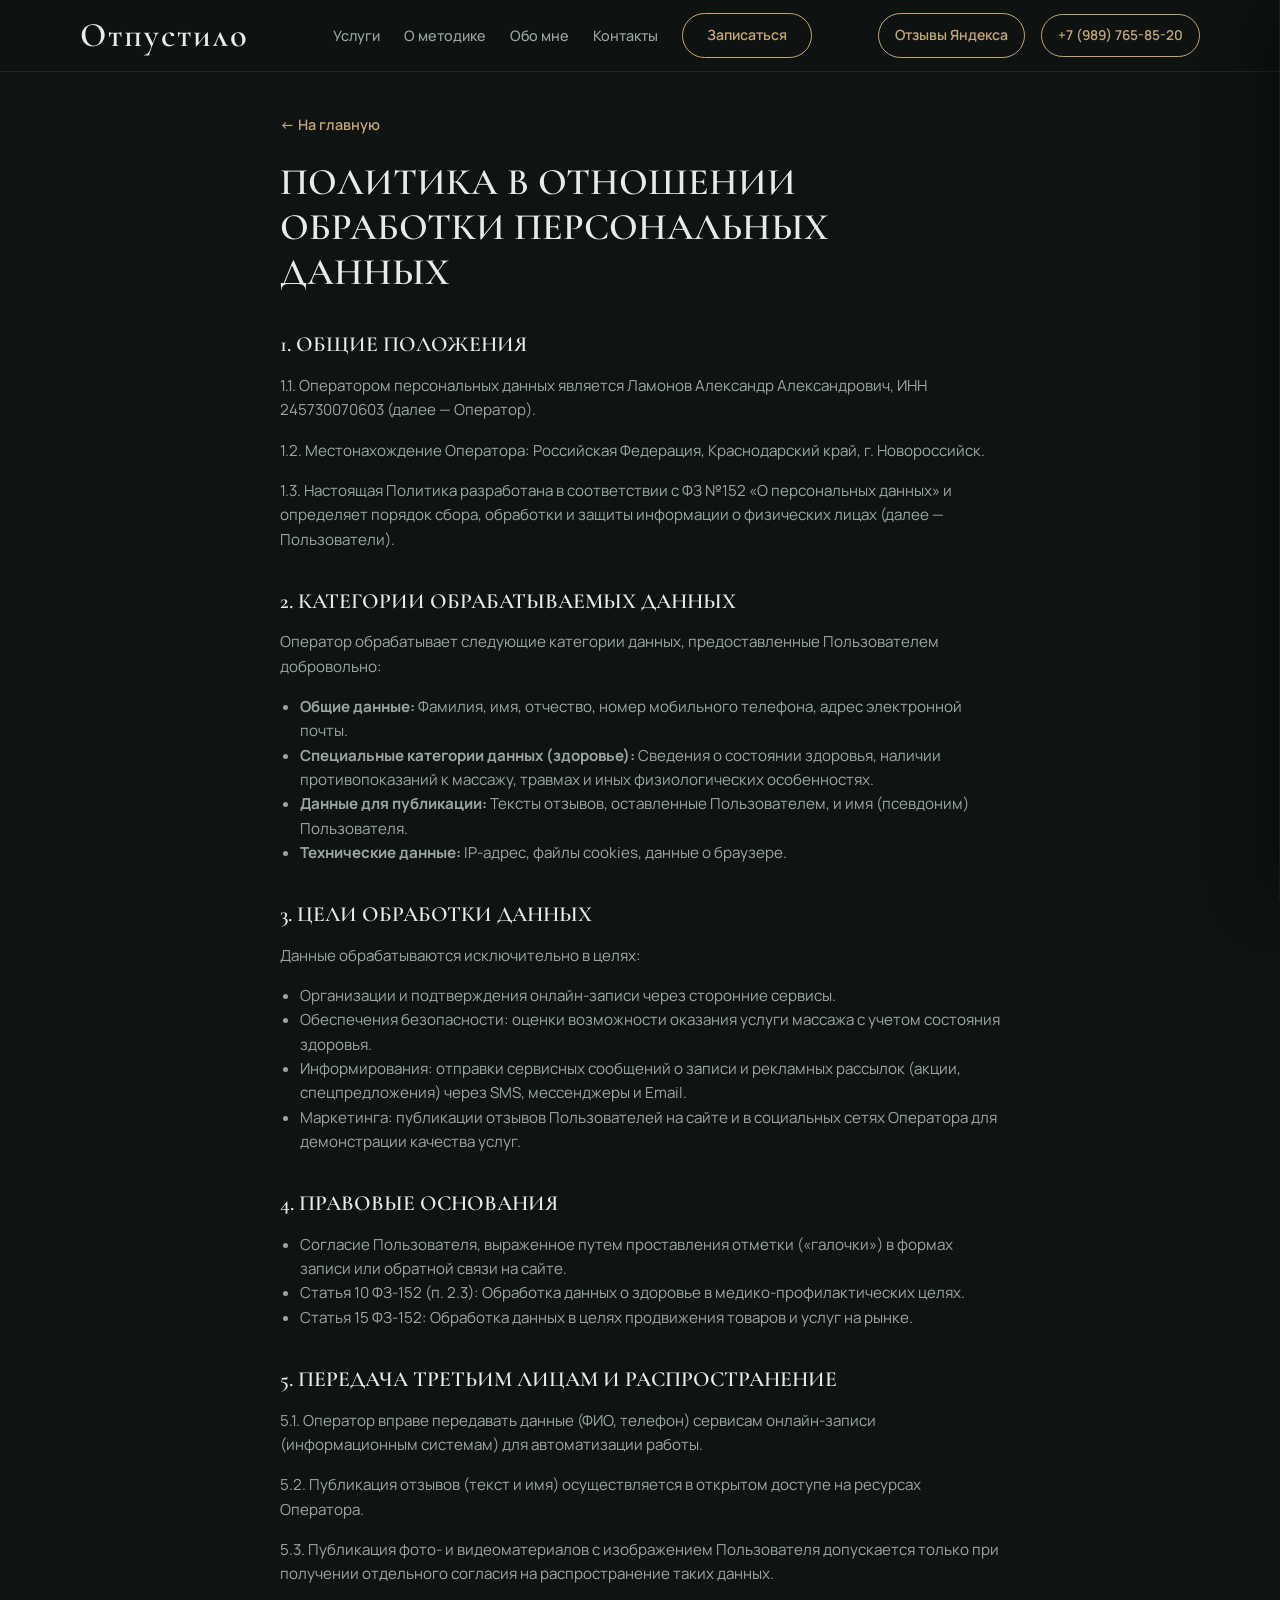
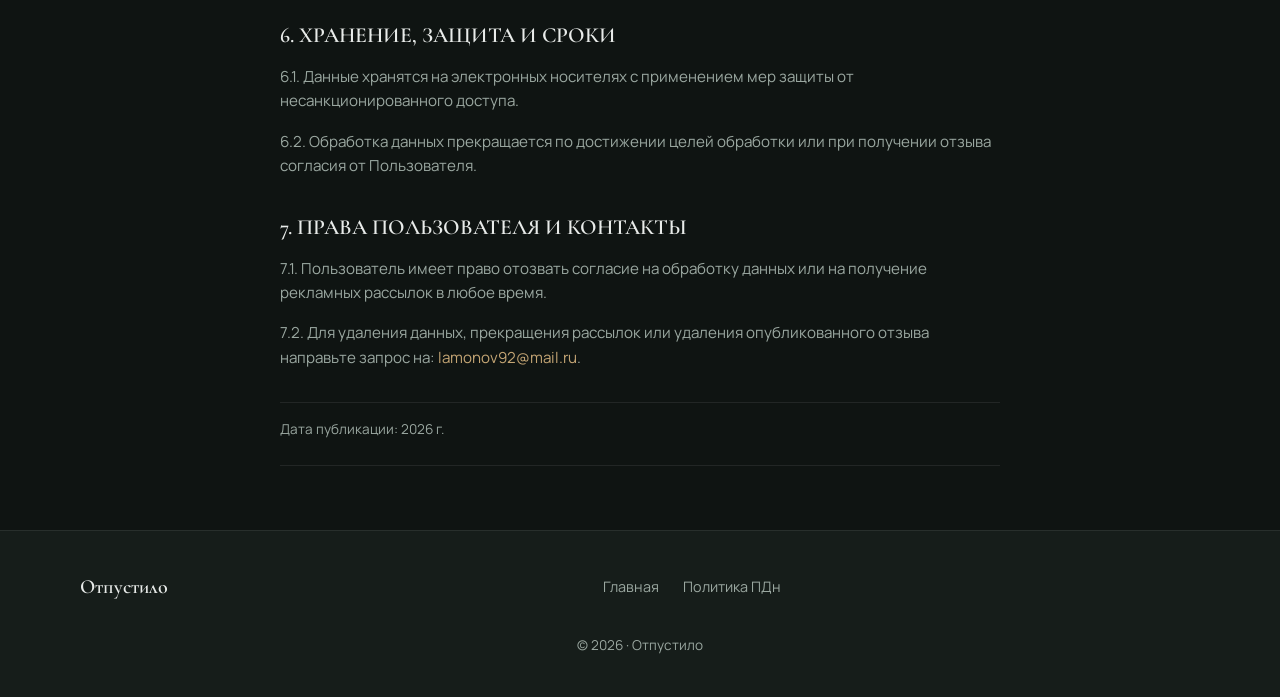
<file: privacy.html>
<!DOCTYPE html>
<html lang="ru">
<head>
  <meta charset="UTF-8" />
  <meta name="viewport" content="width=device-width, initial-scale=1.0" />
  <meta name="description" content="Политика в отношении обработки персональных данных — Отпустило." />
  <title>Политика обработки персональных данных — Отпустило</title>

  <meta property="og:locale" content="ru_RU" />
  <meta property="og:type" content="article" />
  <meta property="og:site_name" content="Отпустило" />
  <meta property="og:title" content="Политика обработки персональных данных — Отпустило" />
  <meta property="og:description" content="Политика в отношении обработки персональных данных — Отпустило." />
  <meta property="og:image" content="https://otpustilo-nvrsk.ru/images/%D0%BF%D1%80%D0%B5%D0%B2%D1%8C%D1%8E.png" />
  <meta property="og:url" content="https://otpustilo-nvrsk.ru/privacy.html" />
  <link rel="canonical" href="https://otpustilo-nvrsk.ru/privacy.html" />

  <meta name="twitter:card" content="summary_large_image" />
  <meta name="twitter:title" content="Политика обработки персональных данных — Отпустило" />
  <meta name="twitter:description" content="Политика в отношении обработки персональных данных — Отпустило." />
  <meta name="twitter:image" content="https://otpustilo-nvrsk.ru/images/%D0%BF%D1%80%D0%B5%D0%B2%D1%8C%D1%8E.png" />
  
  <link rel="preconnect" href="https://fonts.googleapis.com" />
  <link rel="preconnect" href="https://fonts.gstatic.com" crossorigin />
  <link rel="preload" as="style" href="styles.css" />
  <link rel="preload" as="image" href="images/services-bg.jpg" />
  <link rel="preload" as="style" href="https://fonts.googleapis.com/css2?family=Cormorant+Garamond:ital,wght@0,400;0,600;0,700;1,400&family=Manrope:wght@400;500;600;700&display=swap" />
  <link rel="stylesheet" href="https://fonts.googleapis.com/css2?family=Cormorant+Garamond:ital,wght@0,400;0,600;0,700;1,400&family=Manrope:wght@400;500;600;700&display=swap" media="print" onload="this.media='all'" />
  <link rel="stylesheet" href="styles.css" />
  
  <link rel="icon" type="image/png" href="images/Logo.png">
  <link rel="apple-touch-icon" href="images/Logo.png">
</head>
<body class="page-privacy">
  <header class="header">
    <div class="container header__inner">
      <a class="logo logo--header-wide" href="index.html">Отпустило</a>
      <nav class="nav nav--desktop" id="nav-desktop" aria-label="Основное меню">
        <a href="index.html#services">Услуги</a>
        <a href="index.html#about">О методике</a>
        <a href="index.html#about-me">Обо мне</a>
        <a href="index.html#contacts">Контакты</a>
        <a class="btn btn--header nav-desktop__cta" href="index.html#booking">Записаться</a>
      </nav>
      <div class="header__toolbar">
        <a class="btn btn--header btn--reviews-link" href="index.html#reviews">Отзывы Яндекса</a>
        <a class="btn btn--header btn--phone" href="tel:+79897658520">+7 (989) 765-85-20</a>
        <button
          class="burger"
          type="button"
          aria-label="Открыть меню"
          id="burger"
          aria-expanded="false"
          aria-controls="mobile-nav-drawer"
        >
          <span></span><span></span><span></span>
        </button>
      </div>
    </div>
  </header>

  <div class="mobile-nav-overlay" id="mobile-nav-overlay" tabindex="-1" aria-hidden="true"></div>
  <aside class="mobile-nav-drawer" id="mobile-nav-drawer" aria-label="Меню сайта" aria-hidden="true">
    <nav class="mobile-nav__list" id="nav">
      <a class="mobile-nav__link" href="index.html#services">Услуги</a>
      <a class="mobile-nav__link" href="index.html#about">О методике</a>
      <a class="mobile-nav__link" href="index.html#about-me">Обо мне</a>
      <a class="mobile-nav__link" href="index.html#contacts">Контакты</a>
      <a class="btn btn--primary mobile-nav__cta" href="index.html#booking">Записаться</a>
    </nav>
  </aside>

  <main class="legal-page" aria-labelledby="privacy-title">
    <div class="container">
      <a class="legal-page__back" href="index.html">← На главную</a>
      <article class="legal-doc">
        <h1 id="privacy-title">ПОЛИТИКА В ОТНОШЕНИИ ОБРАБОТКИ ПЕРСОНАЛЬНЫХ ДАННЫХ</h1>

        <h2>1. ОБЩИЕ ПОЛОЖЕНИЯ</h2>
        <p>1.1. Оператором персональных данных является Ламонов Александр Александрович, ИНН 245730070603 (далее — Оператор).</p>
        <p>1.2. Местонахождение Оператора: Российская Федерация, Краснодарский край, г. Новороссийск.</p>
        <p>1.3. Настоящая Политика разработана в соответствии с ФЗ №152 «О персональных данных» и определяет порядок сбора, обработки и защиты информации о физических лицах (далее — Пользователи).</p>

        <h2>2. КАТЕГОРИИ ОБРАБАТЫВАЕМЫХ ДАННЫХ</h2>
        <p>Оператор обрабатывает следующие категории данных, предоставленные Пользователем добровольно:</p>
        <ul>
          <li><strong>Общие данные:</strong> Фамилия, имя, отчество, номер мобильного телефона, адрес электронной почты.</li>
          <li><strong>Специальные категории данных (здоровье):</strong> Сведения о состоянии здоровья, наличии противопоказаний к массажу, травмах и иных физиологических особенностях.</li>
          <li><strong>Данные для публикации:</strong> Тексты отзывов, оставленные Пользователем, и имя (псевдоним) Пользователя.</li>
          <li><strong>Технические данные:</strong> IP-адрес, файлы cookies, данные о браузере.</li>
        </ul>

        <h2>3. ЦЕЛИ ОБРАБОТКИ ДАННЫХ</h2>
        <p>Данные обрабатываются исключительно в целях:</p>
        <ul>
          <li>Организации и подтверждения онлайн-записи через сторонние сервисы.</li>
          <li>Обеспечения безопасности: оценки возможности оказания услуги массажа с учетом состояния здоровья.</li>
          <li>Информирования: отправки сервисных сообщений о записи и рекламных рассылок (акции, спецпредложения) через SMS, мессенджеры и Email.</li>
          <li>Маркетинга: публикации отзывов Пользователей на сайте и в социальных сетях Оператора для демонстрации качества услуг.</li>
        </ul>

        <h2>4. ПРАВОВЫЕ ОСНОВАНИЯ</h2>
        <ul>
          <li>Согласие Пользователя, выраженное путем проставления отметки («галочки») в формах записи или обратной связи на сайте.</li>
          <li>Статья 10 ФЗ-152 (п. 2.3): Обработка данных о здоровье в медико-профилактических целях.</li>
          <li>Статья 15 ФЗ-152: Обработка данных в целях продвижения товаров и услуг на рынке.</li>
        </ul>

        <h2>5. ПЕРЕДАЧА ТРЕТЬИМ ЛИЦАМ И РАСПРОСТРАНЕНИЕ</h2>
        <p>5.1. Оператор вправе передавать данные (ФИО, телефон) сервисам онлайн-записи (информационным системам) для автоматизации работы.</p>
        <p>5.2. Публикация отзывов (текст и имя) осуществляется в открытом доступе на ресурсах Оператора.</p>
        <p>5.3. Публикация фото- и видеоматериалов с изображением Пользователя допускается только при получении отдельного согласия на распространение таких данных.</p>

        <h2>6. ХРАНЕНИЕ, ЗАЩИТА И СРОКИ</h2>
        <p>6.1. Данные хранятся на электронных носителях с применением мер защиты от несанкционированного доступа.</p>
        <p>6.2. Обработка данных прекращается по достижении целей обработки или при получении отзыва согласия от Пользователя.</p>

        <h2>7. ПРАВА ПОЛЬЗОВАТЕЛЯ И КОНТАКТЫ</h2>
        <p>7.1. Пользователь имеет право отозвать согласие на обработку данных или на получение рекламных рассылок в любое время.</p>
        <p>7.2. Для удаления данных, прекращения рассылок или удаления опубликованного отзыва направьте запрос на: <a href="mailto:lamonov92@mail.ru">lamonov92@mail.ru</a>.</p>

        <p class="legal-meta" style="margin-top: 2rem; padding-top: 1rem; border-top: 1px solid var(--line); margin-bottom: 0;">
          Дата публикации: 2026 г.
        </p>
      </article>
    </div>
  </main>

  <footer class="footer">
    <div class="container footer__inner">
      <a class="footer__logo" href="index.html">Отпустило</a>
      <nav class="footer__nav">
        <a href="index.html">Главная</a>
        <a href="privacy.html">Политика ПДн</a>
      </nav>
      <p class="footer__copy">© <span id="year"></span> · Отпустило</p>
    </div>
  </footer>

  <script src="script.js"></script>
</body>
</html>
</file>
<file: styles.css>
:root {
  --bg: #0f1412;
  --bg-elevated: #161d1a;
  --surface: #1c2521;
  --text: #e8ebe9;
  --text-muted: #9aa7a0;
  --accent: #c4a574;
  --accent-hover: #d4b98a;
  --accent-soft: rgba(196, 165, 116, 0.15);
  --line: rgba(255, 255, 255, 0.08);
  --font-body: "Manrope", system-ui, sans-serif;
  --font-display: "Cormorant Garamond", Georgia, serif;
  --radius: 12px;
  --shadow: 0 24px 60px rgba(0, 0, 0, 0.45);
  /* Z-index stack */
  --z-scroll-progress: 400;
  --z-cookie: 200;
  --z-mobile-nav-drawer: 125;
  --z-header: 120;
  --z-mobile-nav-overlay: 110;
}

*,
*::before,
*::after {
  box-sizing: border-box;
}

a,
button,
input,
select,
textarea {
  -webkit-tap-highlight-color: transparent;
}

html {
  scroll-behavior: smooth;
  scroll-padding-top: 30px;
  overflow-x: clip;
  max-width: 100%;
}

#services {
  scroll-margin-top: 0;
}

body {
  margin: 0;
  font-family: var(--font-body);
  font-size: 1rem;
  line-height: 1.6;
  color: var(--text);
  background: var(--bg);
  overflow-x: clip;
  max-width: 100%;
}

.scroll-progress {
  position: fixed;
  top: 0;
  left: 0;
  height: 3px;
  width: 0%;
  max-width: 100%;
  z-index: var(--z-scroll-progress);
  pointer-events: none;
  background: var(--accent);
  box-shadow: 0 4px 14px rgba(196, 165, 116, 0.42);
  transform-origin: left center;
}

.scroll-progress.is-visible {
  width: 100%;
  pointer-events: auto;
  cursor: pointer;
}

@keyframes scroll-progress-shimmer {
  0% {
    background-position: 0% 50%;
  }
  100% {
    background-position: 200% 50%;
  }
}

html.has-scroll-fx .reveal-on-scroll:not(.is-inview) {
  opacity: 0;
  transform: translate3d(0, 40px, 0);
}

html.has-scroll-fx .reveal-on-scroll.is-inview {
  opacity: 1;
  transform: translate3d(0, 0, 0);
  transition:
    opacity 0.85s cubic-bezier(0.22, 1, 0.36, 1),
    transform 0.9s cubic-bezier(0.22, 1, 0.36, 1);
}

@media (prefers-reduced-motion: reduce) {
.scroll-progress {
    display: none;
    animation: none;
  }

  html.has-scroll-fx .reveal-on-scroll:not(.is-inview) {
    opacity: 1;
    transform: none;
  }

  html.has-scroll-fx .reveal-on-scroll.is-inview {
    transition: none;
  }

  .hero__bg {
    transform: none !important;
    will-change: auto;
  }
}

img {
  max-width: 100%;
  height: auto;
  display: block;
}

a {
  color: var(--accent);
  text-decoration: none;
  transition: color 0.2s ease;
}

a:hover {
  color: var(--accent-hover);
}

.container {
  width: min(1120px, 100% - 40px);
  margin-inline: auto;
}

.header {
  position: sticky;
  top: 0;
  z-index: var(--z-header);
  background: rgba(15, 20, 18, 0.92);
  backdrop-filter: blur(12px);
  border-bottom: 1px solid var(--line);
  transition: box-shadow 0.35s ease, border-color 0.35s ease;
}

.header.is-scrolled {
  box-shadow: 0 18px 48px rgba(0, 0, 0, 0.42);
  border-bottom-color: rgba(196, 165, 116, 0.12);
}

.header__inner {
  display: flex;
  align-items: center;
  justify-content: space-between;
  gap: 1rem;
  padding: 8px 0;
  flex-wrap: nowrap;
}

.header__toolbar {
  display: flex;
  align-items: center;
  justify-content: flex-end;
  gap: 1rem;
  flex-shrink: 1;
  min-width: 0;
  max-width: 100%;
  flex-wrap: nowrap;
}

.nav--desktop {
  display: none;
  align-items: center;
  gap: 0.85rem 1.15rem;
  flex-wrap: wrap;
  justify-content: center;
  flex: 1 1 auto;
  min-width: 0;
}

.nav--desktop a:not(.btn) {
  color: var(--text-muted);
  font-size: 0.9rem;
  font-weight: 500;
  text-decoration: none;
  transition: color 0.2s;
}

.nav--desktop a:not(.btn):hover {
  color: var(--text);
}

.nav-desktop__cta {
  flex-shrink: 0;
}

@media (max-width: 1200px) {
  .header__toolbar {
    flex-wrap: nowrap;
    gap: 0.65rem;
    flex: 1 1 auto;
    justify-content: flex-end;
  }

  .header__inner {
    padding: 0;
    align-items: center;
  }
  
  .logo--header-wide {
    font-size: clamp(2.5rem, 5vw, 3.75rem);
    flex: 0 1 auto;
    margin-right: 0;
    margin-left: calc(-2rem + 8px);
    line-height: 1;
  }
  
  .logo--header-wide .logo__image {
    width: clamp(200px, 38vw, 340px) !important;
    max-height: 145px !important;
    margin-bottom: -18px;
  }
  
  .nav-desktop__cta {
    display: none !important;
  }
  
  .nav--desktop {
    display: none !important;
  }

  .desktop-only {
    display: none !important;
  }

  .btn--header {
    min-width: 0;
  }

  .burger {
    display: flex !important;
  }
}

@media (min-width: 1201px) {
  .nav--desktop {
    display: flex;
    gap: 0.85rem 1.5rem;
    margin-right: 1rem;
    margin-left: -2rem;
  }

  .burger {
    display: none !important;
  }

.logo--header-wide {
  flex: 0 0 auto;
  font-size: clamp(1.35rem, 2.4vw, 1.95rem);
  align-self: center;
}

  .logo--header-wide .logo__image {
    width: clamp(140px, 16vw, 240px) !important;
    max-height: 85px !important;
    margin-top: 12px;
    margin-left: -22px;
  }
}

.btn--reviews-link {
  white-space: nowrap;
}

/* Privacy page: hide header buttons on mobile portrait so they don't overlap the logo.
   Keep them on desktop and tablet landscape. */
@media (max-width: 900px) and (orientation: portrait) {
  .page-privacy .header__toolbar .btn--header {
    display: none !important;
  }
}

.logo {
  font-family: var(--font-display);
  font-size: 1.5rem;
  font-weight: 600;
  letter-spacing: 0.04em;
  color: var(--text);
}

.logo--header-wide {
  flex: 1 1 auto;
  min-width: 0;
  font-size: clamp(1.55rem, 4.2vw, 2.15rem);
  letter-spacing: 0.06em;
}

.logo:hover {
  color: var(--accent);
}

.logo__image {
  display: block;
  width: clamp(80px, 10vw, 150px);
  height: auto;
  max-height: 60px;
  transition: filter 0.08s ease;
  filter: none;
  outline: none;
}

a.logo:hover .logo__image {
  filter: brightness(0) saturate(100%) invert(72%) sepia(18%) saturate(801%) hue-rotate(354deg) brightness(91%) contrast(86%);
}

.logo--hovered .logo__image {
  filter: brightness(0) saturate(100%) invert(72%) sepia(18%) saturate(801%) hue-rotate(354deg) brightness(91%) contrast(86%);
}

a.logo {
  outline: none;
}

a.logo:focus,
a.logo:focus-visible {
  outline: none;
  box-shadow: none;
}

.mobile-nav-overlay {
  position: fixed;
  inset: 0;
  z-index: var(--z-mobile-nav-overlay);
  background: rgba(0, 0, 0, 0.52);
  opacity: 0;
  visibility: hidden;
  pointer-events: none;
  transition: opacity 0.28s ease, visibility 0.28s ease;
}

body.nav-open .mobile-nav-overlay {
  opacity: 1;
  visibility: visible;
  pointer-events: auto;
}

.mobile-nav-drawer {
  position: fixed;
  top: 0;
  right: 0;
  bottom: 0;
  z-index: var(--z-mobile-nav-drawer);
  display: flex;
  flex-direction: column;
  align-items: flex-end;
  width: auto;
  max-width: min(92vw, 100%);
  height: 100vh;
  height: 100dvh;
  min-height: 100vh;
  min-height: 100dvh;
  padding: 1rem 1.25rem 2rem;
  padding-top: calc(1rem + env(safe-area-inset-top, 0px));
  padding-left: 1.35rem;
  background: linear-gradient(180deg, var(--surface) 0%, var(--bg-elevated) 100%);
  border-left: 1px solid var(--line);
  box-shadow: -24px 0 48px rgba(0, 0, 0, 0.35);
  transform: translateX(100%);
  transition: transform 0.32s cubic-bezier(0.22, 1, 0.36, 1);
  overflow-y: auto;
  box-sizing: border-box;
}

body.nav-open .mobile-nav-drawer {
  transform: translateX(0);
}

.mobile-nav__logo {
  display: flex;
  justify-content: center;
  align-items: center;
  padding: 1rem 0;
  width: 100%;
}

.mobile-nav__logo img {
  width: 80px;
  height: auto;
  max-width: 100%;
  display: block;
}

.mobile-nav__list {
  display: flex;
  flex-direction: column;
  gap: 0;
  width: max-content;
  max-width: 100%;
}

.mobile-nav__link {
  display: block;
  padding: 1rem 0;
  font-size: 1.05rem;
  font-weight: 600;
  color: var(--text);
  border-bottom: 1px solid var(--line);
  transition: color 0.2s;
  white-space: nowrap;
}

.mobile-nav__link:hover {
  color: var(--accent);
}

.btn {
  display: inline-flex;
  align-items: center;
  justify-content: center;
  padding: 12px 24px;
  font-family: inherit;
  font-size: 0.9rem;
  font-weight: 600;
  border: none;
  border-radius: 999px;
  cursor: pointer;
  transition: background 0.2s, color 0.2s, border-color 0.2s;
}

.btn--header {
  background: transparent;
  color: var(--accent);
  border: 1px solid var(--accent);
  /* Задаем минимальную ширину, чтобы кнопки в шапке были одинаковыми */
  min-width: 130px;
  padding: 10px 16px;
  font-size: 0.88rem;
}

.btn--phone {
  min-width: 140px;
  font-size: 0.85rem;
}

.btn--header:hover {
  background: var(--accent-soft);
}

.btn--primary {
  background: var(--accent);
  color: #1a1510;
}

.btn--primary:hover {
  background: var(--accent-hover);
  color: #1a1510;
}

.mobile-nav-drawer .mobile-nav__cta.btn.btn--primary {
  margin-top: 1.35rem;
  align-self: flex-start;
  padding: 0.42rem 1rem;
  font-size: 1.05rem;
  font-weight: 600;
  line-height: 1.35;
}

.btn--ghost {
  background: transparent;
  color: var(--text);
  border: 1px solid var(--line);
}

.btn--ghost:hover {
  border-color: var(--accent);
  color: var(--accent);
}

.btn--block {
  width: 100%;
}

.btn--small {
  padding: 8px 52px;
  font-size: 1.05rem;
}

.burger {
  display: flex;
  flex-direction: column;
  justify-content: center;
  gap: 5px;
  padding: 10px;
  margin: -10px -10px -10px 0;
  background: none;
  border: none;
  cursor: pointer;
}

.burger span {
  display: block;
  width: 22px;
  height: 2px;
  background: var(--text);
  transition: transform 0.25s ease, opacity 0.25s ease;
}

body.nav-open .burger span:nth-child(1) {
  transform: translateY(7px) rotate(45deg);
}

body.nav-open .burger span:nth-child(2) {
  opacity: 0;
}

body.nav-open .burger span:nth-child(3) {
  transform: translateY(-7px) rotate(-45deg);
}

@media (prefers-reduced-motion: reduce) {
  .mobile-nav-drawer,
  .mobile-nav-overlay {
    transition: none;
  }

  body.nav-open .burger span:nth-child(1),
  body.nav-open .burger span:nth-child(3) {
    transform: none;
  }

  body.nav-open .burger span:nth-child(2) {
    opacity: 1;
  }
}

.hero {
  position: relative;
  min-height: min(88vh, 720px);
  display: flex;
  align-items: center;
  padding: 4rem 0 5rem;
  overflow: hidden;
}

@media (max-width: 768px) {
  .hero {
    min-height: auto;
    padding: 4.5rem 0 3.5rem;
  }
}

.hero__bg {
  position: absolute;
  inset: -8%;
  background:
    radial-gradient(ellipse 80% 50% at 50% -20%, rgba(196, 165, 116, 0.22) 0%, rgba(196, 165, 116, 0.1) 40%, rgba(196, 165, 116, 0) 80%),
    radial-gradient(ellipse 60% 40% at 100% 50%, rgba(80, 120, 100, 0.12) 0%, rgba(80, 120, 100, 0.05) 40%, rgba(80, 120, 100, 0) 80%),
    linear-gradient(180deg, var(--bg) 0%, var(--bg-elevated) 100%);
  pointer-events: none;
  will-change: transform;
  transform: translate3d(0, 0, 0) scale(1.08);
  transform-origin: center 30%;
}

.hero__content {
  position: relative;
  max-width: 720px;
}

.hero__eyebrow {
  text-transform: uppercase;
  letter-spacing: 0.2em;
  font-size: 0.72rem;
  color: var(--accent);
  margin: 0 0 1rem;
}

.hero__eyebrow-top,
.hero__eyebrow-bottom {
  display: inline;
}

@media (max-width: 430px) {
  .hero__eyebrow-top {
    white-space: nowrap;
  }

  .hero__eyebrow-bottom {
    display: block;
  }
}

.hero__title {
  font-family: var(--font-display);
  font-size: clamp(2.5rem, 5vw, 3.75rem);
  font-weight: 600;
  line-height: 1.12;
  margin: 0 0 1.25rem;
  letter-spacing: 0.02em;
}

.hero__title em {
  font-style: italic;
  color: var(--accent);
}

.hero__text {
  font-size: 1.1rem;
  color: var(--text-muted);
  margin: 0 0 2rem;
  max-width: 540px;
}

.hero__actions {
  display: flex;
  flex-wrap: wrap;
  gap: 1rem;
}

.hero__actions .btn--hero-promo {
  padding: 17px 36px;
  font-size: 1.05rem;
  min-height: 54px;
}

@media (max-width: 480px) {
  .hero__actions .btn--hero-promo {
    flex: 1 1 auto;
    min-width: min(100%, 240px);
    justify-content: center;
  }
}

@media (max-width: 768px) {
  .hero__actions .btn--hero-promo {
    font-size: 1.25rem;
  }

  .booking-gate__btn {
    font-size: 1.2rem;
  }

  .booking-gate__write {
    font-size: 1.15rem;
  }

  .social {
    font-size: 1.15rem;
  }
}

.trust {
  border-block: 1px solid var(--line);
  background: var(--bg-elevated);
}

.trust__grid {
  display: grid;
  grid-template-columns: repeat(2, minmax(0, 1fr));
  gap: 0;
  width: 100%;
  min-width: 0;
  box-sizing: border-box;
  border: 1px solid var(--line);
  background: var(--bg-elevated);
}

.trust__item {
  background: var(--bg-elevated);
  padding: 1.75rem 1.25rem;
  text-align: center;
  min-width: 0;
}

.trust__item:nth-child(1),
.trust__item:nth-child(3) {
  border-right: 1px solid var(--line);
}

.trust__item:nth-child(1),
.trust__item:nth-child(2) {
  border-bottom: 1px solid var(--line);
}

.trust__item strong {
  display: block;
  font-family: var(--font-display);
  font-size: 1.6rem;
  color: var(--accent);
  margin-bottom: 0.35rem;
}

.trust__item:first-child strong {
  font-size: clamp(2.05rem, 6.5vw, 2.65rem);
  line-height: 1.08;
  letter-spacing: 0.02em;
}

.trust__item span {
  font-size: 1rem;
  color: var(--text-muted);
}

/* На узких экранах сетка на всю ширину — иначе сбоку виден более тёмный фон body */
@media (max-width: 992px) {
  .trust > .container.trust__grid {
    width: 100%;
    max-width: none;
    margin-inline: 0;
  }
}
  
.section {
  padding: 5rem 0;
}

@media (max-width: 992px) {
  .section {
    padding: 3rem 0;
  }
}
  
section#about-me.section {
  padding-bottom: 2rem;
}

section#about.section {
  padding-bottom: 1rem;
}

section#booking.section {
  padding-top: 2rem;
}

.section--alt {
  background: var(--bg-elevated);
}

.section__head {
  text-align: center;
  max-width: 560px;
  margin: 0 auto 3rem;
}

.section__title {
  font-family: var(--font-display);
  font-size: clamp(2rem, 4vw, 2.75rem);
  font-weight: 600;
  margin: 0 0 0.75rem;
  letter-spacing: 0.02em;
}

.section__lead {
  margin: 0;
  color: var(--text-muted);
  font-size: 1.05rem;
}

.section--services {
  position: relative;
  isolation: isolate;
  overflow: hidden;
}

.section--services__bg {
  position: absolute;
  inset: 0;
  z-index: 0;
  background-color: var(--bg);
  background-image:
    linear-gradient(180deg, rgba(15, 20, 18, 0.92) 0%, rgba(15, 20, 18, 0.82) 42%, rgba(15, 20, 18, 0.94) 100%),
    linear-gradient(105deg, rgba(15, 20, 18, 0.55) 0%, rgba(15, 20, 18, 0) 42%, rgba(15, 20, 18, 0) 58%, rgba(15, 20, 18, 0.5) 100%),
    url("images/services-bg.jpg");
  background-size: cover;
  background-position: center 40%;
  background-repeat: no-repeat;
}

.section--services__content {
  position: relative;
  z-index: 1;
}

.section--services .section__lead {
  color: rgba(232, 235, 233, 0.88);
  text-shadow: 0 1px 24px rgba(0, 0, 0, 0.35);
}

.section--services .section__title {
  text-shadow: 0 1px 32px rgba(0, 0, 0, 0.4);
}

.cards {
  display: grid;
  grid-template-columns: repeat(3, 1fr);
  gap: 1.5rem;
}

.services-carousel {
  position: relative;
}

.services-carousel__track-wrap {
  position: relative;
}

.services-carousel__nav {
  display: none;
  align-items: center;
  justify-content: center;
  gap: 0.75rem;
  margin-top: 1.1rem;
  padding: 0 2px;
}

.services-carousel__btn {
  flex-shrink: 0;
  display: inline-flex;
  align-items: center;
  justify-content: center;
  min-width: 44px;
  min-height: 44px;
  padding: 0 12px;
  border-radius: 999px;
  border: 1px solid var(--line);
  background: transparent;
  color: var(--accent);
  cursor: pointer;
  transition: background 0.2s, border-color 0.2s, color 0.2s, opacity 0.2s;
}

.services-carousel__btn:hover:not(:disabled) {
  background: var(--accent-soft);
  border-color: rgba(196, 165, 116, 0.45);
  color: var(--accent-hover);
}

.services-carousel__btn:disabled {
  opacity: 0.35;
  cursor: not-allowed;
}

.services-carousel__btn-icon {
  display: block;
  width: 10px;
  height: 10px;
  border-left: 2px solid currentColor;
  border-bottom: 2px solid currentColor;
}

.services-carousel__btn-icon--prev {
  transform: rotate(45deg);
  margin-left: 2px;
}

.services-carousel__btn-icon--next {
  transform: rotate(-135deg);
  margin-right: 2px;
}

.services-carousel__dots {
  display: flex;
  flex-wrap: wrap;
  align-items: center;
  justify-content: center;
  gap: 0.45rem;
  flex: 1 1 auto;
  min-width: 0;
  max-width: min(100%, 220px);
}

.services-carousel__dot {
  flex-shrink: 0;
  width: 8px;
  height: 8px;
  padding: 0;
  border: none;
  border-radius: 999px;
  background: rgba(255, 255, 255, 0.18);
  cursor: pointer;
  transition: background 0.2s, transform 0.2s;
}

.services-carousel__dot:hover {
  background: rgba(196, 165, 116, 0.55);
}

.services-carousel__dot.is-active {
  background: var(--accent);
  transform: scale(1.15);
}

@media (max-width: 992px) {
  .section--services__bg {
    background-image: none;
    background: var(--surface);
  }
  
  .cards {
    display: flex;
    gap: 1rem;
    overflow-x: auto;
    overflow-y: hidden;
    scroll-snap-type: x mandatory;
    -webkit-overflow-scrolling: touch;
    padding-bottom: 0.35rem;
    scrollbar-width: none;
  }
  
  .cards::-webkit-scrollbar {
    display: none;
  }
  
  .cards .card {
    flex: 0 0 min(78vw, 300px);
    scroll-snap-align: start;
    scroll-snap-stop: always;
    box-shadow: none;
    background: var(--bg-elevated);
    border-color: rgba(196, 165, 116, 0.2);
  }

  .services-carousel__nav {
    display: flex;
  }
}

.card {
  display: flex;
  flex-direction: column;
  background: var(--surface);
  border: 1px solid var(--line);
  border-radius: var(--radius);
  padding: 0;
  overflow: hidden;
  box-shadow: var(--shadow);
  transition: border-color 0.2s, transform 0.2s;
}

.card__content {
  display: flex;
  flex-direction: column;
  flex: 1;
  padding: 1.35rem 1.75rem 1.75rem;
  background-color: inherit;
  position: relative;
  z-index: 1;
  margin-top: -2px;
}

.card__media {
  position: relative;
  height: clamp(148px, 24vw, 210px);
  flex-shrink: 0;
  background-color: #1a221e;
  overflow: hidden;
}

.card__media-img {
  width: 100%;
  height: 100%;
  object-fit: cover;
  object-position: center;
  display: block;
  transform: translateZ(0); /* Исправление ряби/муара на некоторых экранах */
  backface-visibility: hidden;
  -webkit-user-drag: none;
}

.card__media::after {
  content: "";
  position: absolute;
  inset: 0;
  background: linear-gradient(
    to top,
    var(--surface) 0%,
    rgba(28, 37, 33, 0.8) 15%,
    rgba(28, 37, 33, 0.45) 45%,
    rgba(28, 37, 33, 0.08) 80%,
    rgba(28, 37, 33, 0) 100%
  );
  pointer-events: none;
}

@media (max-width: 768px) {
  .cards .card__media::after {
    background: linear-gradient(
      to top,
      #161d1a 0%,
      rgba(22, 29, 26, 0.8) 15%,
      rgba(22, 29, 26, 0.45) 45%,
      rgba(22, 29, 26, 0.08) 80%,
      rgba(22, 29, 26, 0) 100%
    );
  }
}

.card:hover {
  border-color: rgba(196, 165, 116, 0.35);
  transform: translateY(-2px);
}

.card__icon {
  display: inline-block;
  width: 40px;
  height: 4px;
  background: var(--accent);
  border-radius: 2px;
  margin-bottom: 1rem;
  opacity: 0.8;
}

.card__title {
  font-family: var(--font-display);
  font-size: 1.5rem;
  margin: 0 0 0.5rem;
  min-height: 3.1rem;
  line-height: 1.25;
}

.card__title-sub {
  display: block;
  font-family: var(--font-body);
  font-size: 0.75rem;
  font-weight: 500;
  color: var(--accent);
  text-transform: uppercase;
  letter-spacing: 0.06em;
  margin-top: 0.2rem;
}

.card__meta {
  display: flex;
  align-items: center;
  gap: 0.75rem;
  margin-bottom: 0.75rem;
  font-size: 0.9rem;
}

.card__price {
  font-weight: 700;
  color: var(--accent);
  font-size: 1rem;
}

.card__duration {
  color: var(--text-muted);
  font-weight: 500;
}

.card__text {
  flex: 1;
  margin: 0;
  color: var(--text-muted);
  font-size: 0.95rem;
}

.card__actions {
  margin-top: 1.35rem;
  padding-top: 1rem;
  border-top: 1px solid var(--line);
}

.service-dialog {
  width: min(560px, calc(100% - 32px));
  max-height: min(88vh, 720px);
  margin: auto;
  padding: 0;
  border: 1px solid var(--line);
  border-radius: var(--radius);
  background: linear-gradient(145deg, var(--surface), var(--bg-elevated));
  color: var(--text);
  box-shadow: var(--shadow);
}

.service-dialog::-webkit-scrollbar {
  display: none;
}

.service-dialog::backdrop {
  background: rgba(0, 0, 0, 0.75);
  backdrop-filter: blur(4px);
  scrollbar-width: none;
  -ms-overflow-style: none;
}

.service-dialog::backdrop::-webkit-scrollbar {
  display: none;
}

dialog {
  scrollbar-width: none !important;
  -ms-overflow-style: none !important;
}

dialog::-webkit-scrollbar {
  display: none !important;
}

.service-dialog__inner {
  display: flex;
  flex-direction: column;
  max-height: min(88vh, 720px);
}

.service-dialog__head {
  display: flex;
  align-items: flex-start;
  justify-content: space-between;
  gap: 1rem;
  padding: 1.25rem 1.25rem 0.75rem;
  border-bottom: 1px solid var(--line);
  flex-shrink: 0;
}

.service-dialog__title {
  font-family: var(--font-display);
  font-size: 1.65rem;
  font-weight: 600;
  margin: 0;
  line-height: 1.2;
  padding-right: 0.5rem;
}

.service-dialog__close {
  flex-shrink: 0;
  width: 40px;
  height: 40px;
  margin: -0.35rem -0.35rem 0 0;
  border: none;
  border-radius: 8px;
  background: transparent;
  color: var(--text-muted);
  font-size: 2rem;
  line-height: 1;
  cursor: pointer;
  transition: color 0.2s, background 0.2s, border 0.2s;
}

.service-dialog__close:hover {
  color: var(--text);
  background: var(--accent-soft);
  border: 1px solid var(--accent);
}

.service-dialog__body {
  padding: 1.25rem 1.5rem 1.5rem;
  overflow-y: auto;
  flex: 1;
  scrollbar-width: thin;
  scrollbar-color: var(--accent) var(--bg-elevated);
}

.service-dialog__body::-webkit-scrollbar {
  width: 6px;
}

.service-dialog__body::-webkit-scrollbar-track {
  background: var(--bg-elevated);
}

.service-dialog__body::-webkit-scrollbar-thumb {
  background: var(--accent);
  border-radius: 3px;
}

.service-dialog__body p {
  margin: 0 0 1rem;
  color: var(--text-muted);
  font-size: 0.95rem;
}

.service-dialog__body p:last-child {
  margin-bottom: 0;
}

.service-dialog__subtitle {
  font-size: 0.72rem;
  font-weight: 700;
  text-transform: uppercase;
  letter-spacing: 0.12em;
  color: var(--accent);
  margin: 1.25rem 0 0.5rem;
}

.service-dialog__subtitle:first-child {
  margin-top: 0;
}

.service-dialog__note {
  font-size: 0.9rem !important;
  border-left: 3px solid var(--accent);
  padding-left: 1rem;
  color: var(--text) !important;
}

.service-dialog__foot {
  display: flex;
  flex-wrap: wrap;
  gap: 0.75rem;
  padding: 1rem 1.25rem 1.25rem;
  border-top: 1px solid var(--line);
  flex-shrink: 0;
}

.service-dialog__foot .btn--primary {
  flex: 1;
  min-width: 140px;
  font-size: 1.05rem;
}

.service-dialog__foot .btn--ghost {
  font-size: 1.05rem;
}

.split {
  display: grid;
  grid-template-columns: 1fr 1fr;
  gap: 3rem;
  align-items: center;
}

.split__p {
  color: var(--text-muted);
  margin: 0 0 1rem;
}

.checklist {
  margin: 1.5rem 0 0;
  padding: 0;
  list-style: none;
}

.checklist li {
  position: relative;
  padding-left: 1.5rem;
  margin-bottom: 0.65rem;
  color: var(--accent);
}

.checklist li::before {
  content: "";
  position: absolute;
  left: 0;
  top: 0.55em;
  width: 8px;
  height: 8px;
  border-radius: 50%;
  background: var(--accent);
  opacity: 0.85;
}

.split__panel {
  background: linear-gradient(145deg, var(--surface), var(--bg));
  border: 1px solid var(--line);
  border-radius: var(--radius);
  padding: 2.5rem;
  min-height: 280px;
  display: flex;
  align-items: center;
}

@media (max-width: 768px) {
  .split {
    grid-template-columns: 1fr;
  }

  .split__panel {
    order: 2;
    margin-top: 1rem;
    min-height: auto;
    padding: 1.75rem 1.5rem;
  }
}

.split__panel blockquote {
  margin: 0;
  font-family: var(--font-display);
  font-size: 1.45rem;
  font-style: italic;
  line-height: 1.45;
  color: var(--accent);
}

.booking {
  display: flex;
  flex-direction: column;
  align-items: center;
  gap: 2rem;
}

.booking__intro {
  text-align: center;
  max-width: 36rem;
  text-wrap: balance;
}

.booking__intro .section__lead {
  text-wrap: balance;
}

.booking__subtitle {
  font-family: var(--font-display);
  font-size: clamp(1.28rem, 2.8vw, 1.75rem);
  font-weight: 600;
  color: var(--text);
  text-wrap: balance;
}

.booking__lead-extra {
  margin: 0;
  color: var(--text-muted);
  font-size: 1.02rem;
  line-height: 1.55;
  text-wrap: balance;
}

.booking-gate__extra {
  margin-top: 2rem;
  padding-top: 2rem;
  text-align: center;
  border-top: 1px solid var(--line);
  position: relative;
}

.booking-gate__extra::before {
  content: "";
  position: absolute;
  top: -3px;
  left: 50%;
  transform: translateX(-50%) rotate(45deg);
  width: 5px;
  height: 5px;
  border: 1px solid var(--accent);
  background-color: var(--bg);
}

.booking-gate__extra .booking__subtitle {
  margin: 0 0 0.6rem;
}

.booking-gate {
  width: 100%;
  max-width: 28rem;
}

.consent--booking {
  margin-bottom: 0.25rem;
  justify-content: center;
  text-align: center;
}

.booking-gate__btn:disabled {
  opacity: 0.42;
  cursor: not-allowed;
}

.booking-gate__hint {
  margin: 0.85rem 0 0;
  font-size: 0.85rem;
  color: var(--text-muted);
  text-align: center;
  line-height: 1.45;
  text-wrap: balance;
}

.booking-gate__write {
  margin-top: 1.15rem;
  color: var(--accent);
  border-color: rgba(196, 165, 116, 0.48);
}

.booking-gate__write:hover {
  border-color: var(--accent);
  background: var(--accent-soft);
  color: var(--accent-hover);
}

.consent {
  display: flex;
  align-items: flex-start;
  gap: 0.65rem;
  font-size: 0.75rem;
  line-height: 1.45;
  color: var(--text-muted);
}

.consent input {
  margin-top: 0.25rem;
  accent-color: var(--accent);
}

.consent a {
  color: var(--accent);
  text-decoration: underline;
  text-underline-offset: 3px;
}

.consent a:hover {
  color: var(--accent-hover);
}

.cookie a {
  color: var(--accent);
  text-decoration: underline;
  text-underline-offset: 2px;
}

.cookie a:hover {
  color: var(--accent-hover);
}

.legal-page {
  padding: 2.5rem 0 4rem;
}

.legal-page .container {
  width: min(720px, 100% - 40px);
}

.legal-page__back {
  display: inline-block;
  margin-bottom: 1.5rem;
  font-size: 0.9rem;
  font-weight: 600;
  color: var(--accent);
}

.legal-page__back:hover {
  color: var(--accent-hover);
}

.legal-doc h1 {
  font-family: var(--font-display);
  font-size: clamp(1.85rem, 4vw, 2.35rem);
  font-weight: 600;
  margin: 0 0 1rem;
  line-height: 1.2;
}

.legal-doc .legal-meta {
  font-size: 0.85rem;
  color: var(--text-muted);
  margin: 0 0 2rem;
  padding-bottom: 1.5rem;
  border-bottom: 1px solid var(--line);
}

.legal-doc h2 {
  font-family: var(--font-display);
  font-size: 1.35rem;
  font-weight: 600;
  margin: 2rem 0 0.75rem;
  color: var(--text);
}

.legal-doc p,
.legal-doc li {
  color: var(--text-muted);
  font-size: 0.95rem;
}

.legal-doc p {
  margin: 0 0 1rem;
}

.legal-doc ul {
  margin: 0 0 1rem;
  padding-left: 1.25rem;
}

.legal-doc .legal-note {
  padding: 1rem 1.15rem;
  margin: 2rem 0 0;
  border-radius: 8px;
  border: 1px solid var(--line);
  background: var(--accent-soft);
  font-size: 0.9rem;
  color: var(--text);
}

.about-me__text {
  max-width: 42rem;
  margin: 0 auto 2.5rem;
  text-align: left;
  color: var(--text-muted);
  font-size: 1.05rem;
  line-height: 1.65;
}

.about-me__text p {
  margin: 0 0 1rem;
}

.about-me__text strong {
  color: var(--text);
}

.about-me__content {
  display: grid;
  grid-template-columns: 1fr 1fr 1fr;
  grid-auto-rows: 1fr;
  gap: 1rem;
  align-items: stretch;
}

/* Subgrid: те же 4 дорожки, что у дипломов — нижний край фото совпадает с сеткой справа */
.about-me__photo-column {
  grid-column: 1;
  grid-row: 1 / span 4;
  display: grid;
  grid-template-columns: minmax(0, 1fr);
  grid-template-rows: repeat(4, minmax(0, 1fr));
  min-width: 0;
  min-height: 0;
}

@supports (grid-template-rows: subgrid) {
  .about-me__photo-column {
    grid-template-rows: subgrid;
  }
}

.about-me__photo-column .about-me__photo--1 {
  grid-row: 1 / span 2;
}

.about-me__photo-column .about-me__photo--2 {
  grid-row: 3 / span 2;
}

.about-me__photo {
  border-radius: 12px;
  overflow: hidden;
  border: 1px solid var(--line);
  background: var(--surface);
  box-shadow: var(--shadow);
  display: flex;
  align-items: center;
  justify-content: center;
  margin: 0;
  padding: 0;
  min-height: 0;
  height: 100%;
  aspect-ratio: 297 / 436;
}

.about-me__photo img {
  width: 100%;
  height: 100%;
  min-height: 0;
  object-fit: cover;
  object-position: center;
  display: block;
}

/* Один grid-элемент со subgrid (не display:contents) — в Chrome на широком экране иначе ломалось выравнивание строк с колонкой фото */
.about-me__diplomas {
  list-style: none;
  margin: 0;
  padding: 0;
  grid-column: 2 / 4;
  grid-row: 1 / span 4;
  display: grid;
  grid-template-columns: repeat(2, minmax(0, 1fr));
  grid-template-rows: repeat(4, minmax(0, 1fr));
  min-width: 0;
  min-height: 0;
}

@supports (grid-template-columns: subgrid) {
  .about-me__diplomas {
    grid-template-columns: subgrid;
    grid-template-rows: subgrid;
  }
}

.about-me__diploma {
  margin: 0;
  padding: 0;
  min-height: 0;
}

.diploma-frame {
  margin: 0;
  padding: 0;
  border-radius: 12px;
  overflow: hidden;
  border: 1px solid var(--line);
  background: var(--surface);
  box-shadow: var(--shadow);
  aspect-ratio: 297 / 210;
  display: flex;
  flex-direction: column;
}

button.diploma-frame.diploma-frame--thumb {
  appearance: none;
  width: 100%;
  margin: 0;
  padding: 0;
  font: inherit;
  color: inherit;
  text-align: left;
  cursor: pointer;
  -webkit-tap-highlight-color: transparent;
  transition: border-color 0.3s;
  position: relative;
}

button.diploma-frame.diploma-frame--thumb::after {
  content: "Просмотр";
  position: absolute;
  inset: 0;
  display: flex;
  align-items: center;
  justify-content: center;
  background: rgba(15, 20, 18, 0.65);
  color: #fff;
  font-family: var(--font-display);
  font-size: 1.1rem;
  letter-spacing: 0.08em;
  opacity: 0;
  transition: opacity 0.3s;
  border-radius: inherit;
  pointer-events: none;
}

button.diploma-frame.diploma-frame--thumb:hover::after {
  opacity: 1;
}

button.diploma-frame.diploma-frame--thumb:hover {
  border-color: rgba(196, 165, 116, 0.45);
}

button.diploma-frame.diploma-frame--thumb:hover img {
  transform: scale(1.05);
}

button.diploma-frame.diploma-frame--thumb:focus-visible {
  outline: 2px solid var(--accent);
  outline-offset: 3px;
}

.diploma-frame img {
  width: 100%;
  height: 100%;
  object-fit: cover;
  flex: 1;
  min-height: 0;
  /* Базовый фильтр для всех дипломов: сильное приглушение белого */
  filter: sepia(15%) contrast(0.85) brightness(0.85) saturate(0.9);
  transition: filter 0.3s ease, transform 0.3s ease;
}

/* 1-й и 5-й дипломы: оставляем ярче, так как они, видимо, уже темные или нормальные */
.about-me__diplomas li:nth-child(1) .diploma-frame img,
.about-me__diplomas li:nth-child(5) .diploma-frame img {
  filter: sepia(5%) contrast(0.98) brightness(0.98);
}

/* 8-й диплом: делаем еще светлее по просьбе пользователя */
.about-me__diplomas li:nth-child(8) .diploma-frame img {
  filter: sepia(0%) contrast(1.02) brightness(1.05);
}

button.diploma-frame.diploma-frame--thumb:hover img {
  filter: sepia(0%) contrast(1) brightness(1) saturate(1) !important;
}

.diploma-frame__cap {
  display: none;
}

.diploma-frame--empty img {
  display: none;
}

.diploma-frame--empty {
  min-height: 180px;
  align-items: center;
  justify-content: center;
}

.diploma-frame--empty .diploma-frame__cap {
  border-top: none;
  font-size: 0.8rem;
  text-transform: none;
  letter-spacing: 0;
  color: var(--text-muted);
  padding: 1rem;
}

/* Закрытый <dialog> должен оставаться display:none — иначе перекрывает страницу */
.diploma-lightbox:not([open]) {
  display: none !important;
}

.diploma-lightbox[open] {
  position: fixed;
  inset: 0;
  width: 100%;
  max-width: 100vw;
  height: 100%;
  max-height: 100%;
  margin: 0;
  padding: 0;
  border: none;
  display: flex;
  align-items: center;
  justify-content: center;
  background: transparent;
  box-sizing: border-box;
}

.diploma-lightbox::backdrop {
  background: rgba(0, 0, 0, 0.86);
  backdrop-filter: blur(5px);
}

.diploma-lightbox__scrim {
  position: absolute;
  inset: 0;
  z-index: 0;
  margin: 0;
  padding: 0;
  border: none;
  background: transparent;
  cursor: zoom-out;
}

.diploma-lightbox__shell {
  position: relative;
  z-index: 1;
  width: min(1180px, calc(100vw - 32px));
  max-width: 100%;
  max-height: min(92vh, 92dvh);
  display: flex;
  flex-direction: column;
  gap: 0.65rem;
  padding: 2.75rem 1rem 1rem;
  border-radius: var(--radius);
  border: 1px solid var(--line);
  background:
    radial-gradient(ellipse 80% 50% at 50% -20%, rgba(196, 165, 116, 0.22) 0%, rgba(196, 165, 116, 0.1) 40%, rgba(196, 165, 116, 0) 80%),
    radial-gradient(ellipse 60% 40% at 100% 50%, rgba(80, 120, 100, 0.12) 0%, rgba(80, 120, 100, 0.05) 40%, rgba(80, 120, 100, 0) 80%),
    linear-gradient(180deg, var(--bg) 0%, var(--bg-elevated) 100%);
  box-shadow: var(--shadow);
  box-sizing: border-box;
}

.diploma-lightbox__close {
  position: absolute;
  top: 0.5rem;
  right: 0.5rem;
  width: 42px;
  height: 42px;
  margin: 0;
  border: none;
  border-radius: 10px;
  background: transparent;
  color: var(--text-muted);
  font-size: 1.65rem;
  line-height: 1;
  cursor: pointer;
  transition: color 0.2s, background 0.2s;
}

.diploma-lightbox__close:hover {
  color: var(--text);
  background: var(--accent-soft);
}

.diploma-lightbox__stage {
  display: flex;
  flex-direction: row;
  align-items: center;
  gap: 0.35rem;
  width: 100%;
  min-height: 0;
  flex: 1 1 auto;
}

.diploma-lightbox__center {
  flex: 1 1 auto;
  min-width: 0;
  min-height: 0;
  display: flex;
  align-items: center;
  justify-content: center;
}

.diploma-lightbox__arrow {
  flex-shrink: 0;
  display: inline-flex;
  align-items: center;
  justify-content: center;
  width: 44px;
  height: 44px;
  padding: 0;
  border: 1px solid var(--line);
  border-radius: 999px;
  background: transparent;
  color: var(--accent);
  cursor: pointer;
  transition: background 0.2s, border-color 0.2s, opacity 0.2s;
}

.diploma-lightbox__arrow:hover:not(:disabled) {
  background: var(--accent-soft);
  border-color: rgba(196, 165, 116, 0.45);
}

.diploma-lightbox__arrow:disabled {
  opacity: 0.32;
  cursor: not-allowed;
}

.diploma-lightbox__arrow-icon {
  display: block;
  line-height: 1;
}

.diploma-lightbox__arrow--prev .diploma-lightbox__arrow-icon::before {
  content: "‹";
  font-size: 1.85rem;
  display: block;
  margin-top: -2px;
}

.diploma-lightbox__arrow--next .diploma-lightbox__arrow-icon::before {
  content: "›";
  font-size: 1.85rem;
  display: block;
  margin-top: -2px;
}

.diploma-lightbox__viewport--desktop {
  display: none;
  width: 100%;
  max-width: min(720px, 100%);
  max-height: min(68vh, 640px);
  overflow: hidden;
  border-radius: 8px;
  align-items: center;
  justify-content: center;
}

.diploma-lightbox__viewport--mobile {
  display: none;
  width: 100%;
  height: 100%;
  min-height: 0;
  overflow: hidden;
}

.diploma-lightbox__img {
  display: block;
  width: auto;
  height: auto;
  max-width: 100%;
  max-height: min(68vh, 640px);
  margin: 0 auto;
  object-fit: contain;
  /* При открытии диплома показываем его в оригинальном цвете */
  filter: none;
  transition: opacity 0.3s ease, transform 0.3s ease;
}

.diploma-lightbox__img--exit-left {
  opacity: 0;
  transform: translateX(-40px);
}

.diploma-lightbox__img--exit-right {
  opacity: 0;
  transform: translateX(40px);
}

.diploma-lightbox__img--enter-left {
  animation: diplomaEnterLeft 0.35s ease forwards;
}

.diploma-lightbox__img--enter-right {
  animation: diplomaEnterRight 0.35s ease forwards;
}

@keyframes diplomaEnterLeft {
  from { opacity: 0; transform: translateX(-40px); }
  to   { opacity: 1; transform: translateX(0); }
}

@keyframes diplomaEnterRight {
  from { opacity: 0; transform: translateX(40px); }
  to   { opacity: 1; transform: translateX(0); }
}

.diploma-lightbox__strip {
  height: 100%;
  max-height: min(68dvh, 520px);
  overflow-y: auto;
  overflow-x: hidden;
  scroll-snap-type: y mandatory;
  -webkit-overflow-scrolling: touch;
  overscroll-behavior: contain;
  display: flex;
  flex-direction: column;
  gap: 0.85rem;
  padding: 0.35rem 0.25rem;
  scrollbar-width: thin;
  scrollbar-color: var(--accent) var(--bg-elevated);
}

.diploma-lightbox__strip::-webkit-scrollbar {
  width: 6px;
}

.diploma-lightbox__strip::-webkit-scrollbar-thumb {
  background: var(--accent);
  border-radius: 3px;
}

.diploma-lightbox__slide {
  scroll-snap-align: center;
  scroll-snap-stop: always;
  flex-shrink: 0;
  min-height: 26dvh;
  display: flex;
  align-items: center;
  justify-content: center;
  padding: 0.35rem 0;
  transition: transform 0.35s ease;
}

.diploma-lightbox__slide.is-active {
  transform: scale(1.06);
}

.diploma-lightbox__slide img {
  display: block;
  width: auto;
  max-width: 100%;
  max-height: min(24dvh, 300px);
  height: auto;
  object-fit: contain;
  /* Аналогично для миниатюр в лайтбоксе (карусели) */
  filter: sepia(15%) contrast(0.85) brightness(0.85) saturate(0.9);
  transition: filter 0.3s ease;
}

@media (min-width: 993px) {
  .diploma-lightbox__viewport--desktop {
    display: none !important;
  }

  .diploma-lightbox__viewport--mobile {
    display: block;
    height: 100%;
    min-height: 0;
  }

  .diploma-lightbox__stage {
    flex-direction: row;
    min-height: min(70vh, 660px);
  }

  .diploma-lightbox__strip {
    flex-direction: row;
    max-height: none;
    height: 100%;
    overflow-y: hidden;
    overflow-x: auto;
    scroll-snap-type: x mandatory;
    overscroll-behavior-x: contain;
    gap: 1.5rem;
    padding: 1rem 2rem;
    scrollbar-width: none;
  }

  .diploma-lightbox__strip::-webkit-scrollbar {
    display: none;
  }

  .diploma-lightbox__slide {
    scroll-snap-align: center;
    flex-shrink: 0;
    width: 70%;
    max-width: 600px;
    min-height: auto;
    padding: 0.5rem;
    transition: transform 0.35s ease;
  }

  .diploma-lightbox__slide img {
    max-height: min(60vh, 520px);
    width: 100%;
    height: auto;
    border-radius: 8px;
    transition: transform 0.35s ease;
  }

  .diploma-lightbox__slide.is-active {
    transform: scale(1.04);
  }
}

@media (max-width: 992px) {
  .diploma-lightbox__shell {
    width: 100%;
    height: 100%;
    max-height: 100%;
    border-radius: 0;
    padding: 3rem 0.75rem 1rem;
    border-left: none;
    border-right: none;
  }

  .diploma-lightbox__stage {
    flex-direction: column;
    flex: 1 1 auto;
    min-height: 0;
    gap: 0.5rem;
  }

  .diploma-lightbox__center {
    flex: 1 1 auto;
    min-height: 0;
    width: 100%;
  }

  .diploma-lightbox__viewport--desktop {
    display: none !important;
  }

  .diploma-lightbox__viewport--mobile {
    display: block;
    max-height: none;
  }

  .diploma-lightbox__strip {
    max-height: calc(100dvh - 10.5rem);
  }

  .diploma-lightbox__arrow--prev .diploma-lightbox__arrow-icon::before {
    content: "▲";
    font-size: 0.75rem;
    margin-top: 0;
  }

  .diploma-lightbox__arrow--next .diploma-lightbox__arrow-icon::before {
    content: "▼";
    font-size: 0.75rem;
    margin-top: 0;
  }

  .diploma-lightbox__close {
    top: 0.35rem;
    right: 0.35rem;
  }
}

.reviews-block {
  max-width: 560px;
  margin: 0 auto;
}

.yandex-reviews {
  border-radius: var(--radius);
  overflow: hidden;
  border: 1px solid var(--line);
  background: var(--surface);
}

.yandex-reviews__iframe {
  display: block;
  width: 100%;
  min-height: clamp(640px, 78vh, 880px);
  border: 0;
  background: var(--bg);
}

.yandex-reviews__fallback {
  margin: 0;
  padding: 1.25rem 1.5rem;
  font-size: 0.88rem;
  color: var(--text-muted);
  line-height: 1.55;
}

.yandex-reviews__fallback code {
  font-size: 0.85em;
  word-break: break-all;
}

@media (max-width: 768px) {
  .yandex-reviews {
    overflow: visible;
  }

  .yandex-reviews__iframe {
    min-height: auto;
    height: 700px;
  }
}

.contacts {
  display: grid;
  grid-template-columns: 1fr 1.2fr;
  gap: 2.5rem;
  align-items: start;
}

.contacts__list {
  list-style: none;
  padding: 0;
  margin: 1.5rem 0;
}

.contacts__list li {
  margin-bottom: 1.25rem;
  color: var(--text-muted);
  line-height: 1.6;
}

.contacts__list strong {
  color: var(--text);
}

.contacts__link {
  color: inherit;
  text-decoration: none;
  transition: color 0.2s ease;
  display: inline-block;
}

.contacts__link:hover {
  color: var(--accent);
}

.contacts__social {
  display: flex;
  flex-wrap: wrap;
  gap: 0.85rem;
}

@media (max-width: 768px) {
  .contacts {
    grid-template-columns: 1fr;
    gap: 2rem;
  }
}

.social {
  flex: 1 1 0;
  min-width: 100px;
  padding: 12px 14px;
  border: 1px solid var(--line);
  border-radius: 999px;
  font-size: 0.95rem;
  color: var(--text);
  text-align: center;
}

.social:hover {
  border-color: var(--accent);
  color: var(--accent);
}

.social--small {
  min-width: 80px;
  padding: 10px 12px;
  font-size: 0.85rem;
}

.contacts__map {
  min-width: 0;
}

.contacts__map-iframe {
  display: block;
  width: 100%;
  aspect-ratio: 16 / 10;
  min-height: 260px;
  border: 0;
  border-radius: var(--radius);
  background: var(--surface);
}

.footer {
  border-top: 1px solid var(--line);
  padding: 2.5rem 0;
  background: var(--bg-elevated);
}

.footer__inner {
  display: flex;
  flex-wrap: wrap;
  align-items: center;
  justify-content: space-between;
  gap: 1rem;
}

.footer__logo {
  font-family: var(--font-display);
  font-size: 1.25rem;
  font-weight: 600;
  color: var(--text);
  text-decoration: none;
  transition: color 0.2s ease;
}

.footer__logo:hover {
  color: var(--accent);
}

.footer__nav {
  display: flex;
  gap: 1.5rem;
  flex: 1;
  justify-content: center;
}

.footer__nav a {
  color: var(--text-muted);
  font-size: 0.9rem;
}

.footer__nav a:hover {
  color: var(--accent);
}

.footer__copy {
  width: 100%;
  text-align: center;
  margin: 1rem 0 0;
  font-size: 0.85rem;
  color: var(--text-muted);
}

.footer__logo-row {
  display: flex;
  justify-content: center;
  align-items: center;
  margin: 1rem 0;
}

@media (max-width: 768px) {
  .footer__inner {
    flex-direction: column;
    align-items: center;
    text-align: center;
    gap: 1.25rem;
  }

  .footer__logo-row {
    display: none;
  }

  .footer__logo {
    width: 100%;
  }

  .footer__nav {
    flex-direction: row;
    flex-wrap: wrap;
    align-items: center;
    justify-content: center;
    gap: 1.25rem;
    width: 100%;
  }

  .footer__nav a {
    white-space: nowrap;
    line-height: 1.45;
    text-align: center;
  }

  .footer__nav a.desktop-only {
    display: none;
  }
}

.cookie {
  position: fixed;
  bottom: 1.25rem;
  left: 50%;
  transform: translateX(-50%) translateY(120%);
  width: min(480px, calc(100% - 32px));
  padding: 1rem 1.25rem;
  background: var(--surface);
  border: 1px solid var(--line);
  border-radius: var(--radius);
  box-shadow: var(--shadow);
  display: flex;
  flex-wrap: wrap;
  align-items: center;
  gap: 1rem;
  z-index: var(--z-cookie);
  opacity: 0;
  pointer-events: none;
  transition: transform 0.35s ease, opacity 0.35s ease;
}

.cookie.is-visible {
  transform: translateX(-50%) translateY(0);
  opacity: 1;
  pointer-events: auto;
}

.cookie p {
  margin: 0;
  flex: 1;
  min-width: 200px;
  font-size: 0.85rem;
  color: var(--text-muted);
}

.cookie__actions {
  display: flex;
  gap: 0.5rem;
}

@media (max-width: 900px) {
  html {
    font-size: 16px;
  }

  .container {
    max-width: 95%;
  }

  .section {
    padding: 3rem 0;
  }
}

@media (max-width: 768px) {
  html {
    font-size: 15px;
  }
  
  .container {
    max-width: 92%;
  }
  
  .section {
    padding: 2rem 0;
  }
  
  .header__inner {
    gap: 0.5rem;
    padding: 12px 0;
  }
  
  .btn--header {
    font-size: 0.8rem;
    padding: 0.55rem 1.15rem;
    flex: 0 0 auto;
    text-align: center;
  }
}

@media (max-width: 768px) {
  .header__inner {
    gap: 0.35rem;
    padding: 8px 0;
  }

  .header__toolbar {
    gap: 0.5rem;
    flex: 1 1 auto;
    justify-content: flex-end;
  }

  .logo--header-wide {
    font-size: clamp(2.5rem, 5vw, 3.75rem);
    flex: 0 1 auto;
    margin-right: auto;
    margin-top: -4px;
  }

  .btn--header {
    font-size: 0.8rem;
    padding: 0.5rem 0.95rem;
    flex: 0 0 auto;
    text-align: center;
    white-space: nowrap;
  }

  .burger span {
    width: 24px;
    height: 2px;
  }
}

@media (max-width: 520px) {
  .container {
    width: 100%;
  }

  .section {
    padding: 1.75rem 0;
  }
}

@media (max-width: 480px) {
  .container {
    width: 100%;
  }
}

@media (max-width: 400px) {
  .container {
    width: 100%;
  }

  .section {
    padding: 1.5rem 0;
  }
}

@media (max-width: 420px) {
  .header__inner {
    gap: 0.2rem;
  }
  
  .header__toolbar {
    gap: 0.2rem;
  }
  
  .logo--header-wide {
    font-size: clamp(2rem, 8vw, 2.5rem); /* Чуть меньше для самых узких экранов, чтобы влезло слово */
  }
  
  .btn--header {
    font-size: 0.6rem;
    padding: 0.35rem 0.4rem;
  }
  
  .burger {
    padding: 5px;
    margin: -5px -5px -5px 0;
  }
  
  .burger span {
    width: 20px;
  }
}
</file>
